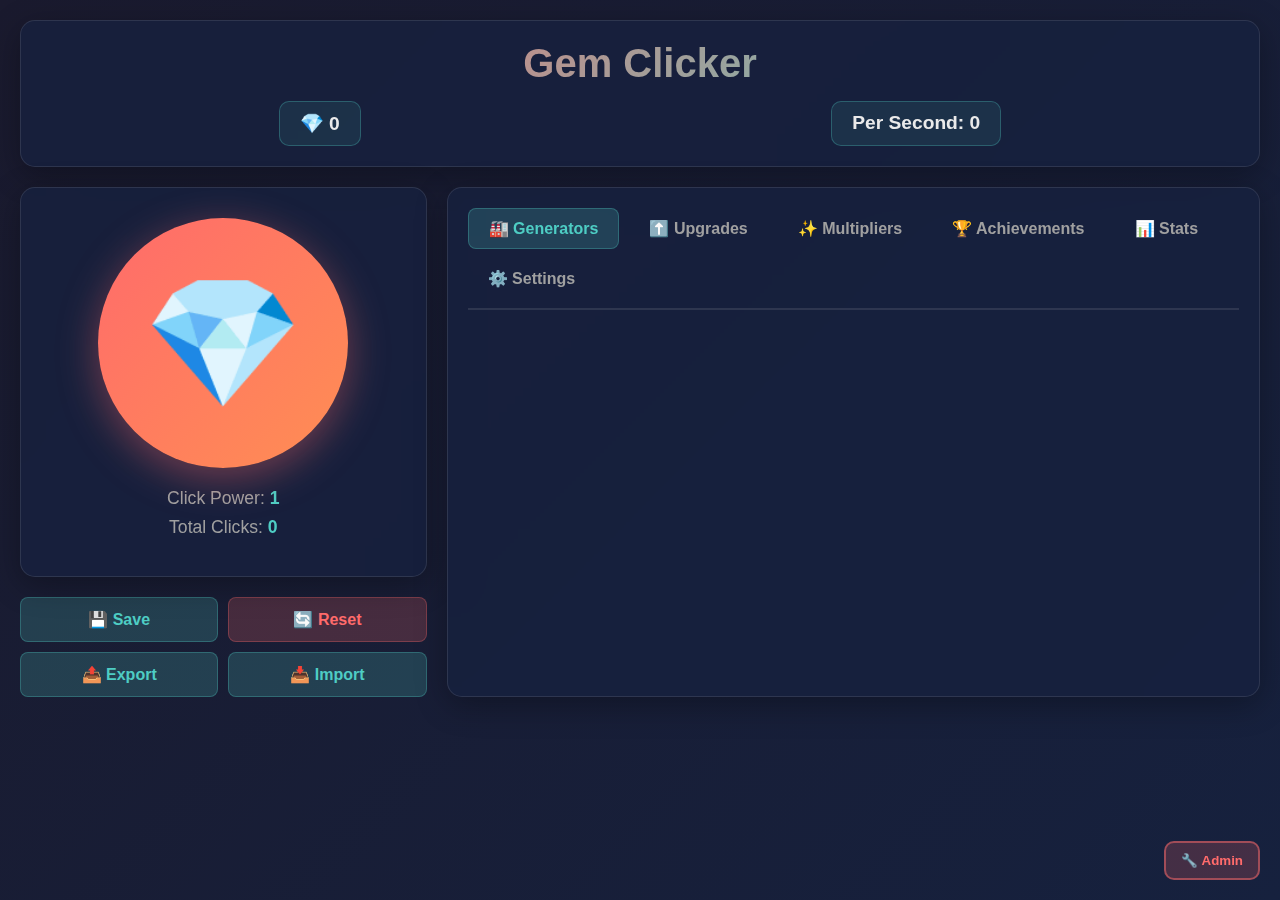
<file: index.html>
<!DOCTYPE html>
<html lang="en">
<head>
    <meta charset="UTF-8">
    <meta name="viewport" content="width=device-width, initial-scale=1.0">
    <title>Cookie Empire - Idle Clicker Game</title>
    <link rel="stylesheet" href="styles.css">
</head>
<body>
    <div class="container">
        <!-- Header -->
        <header class="header">
            <h1 id="game-title">Cookie Empire</h1>
            <div class="header-stats">
                <div class="stat-item">
                    <span id="currency-icon">🍪</span>
                    <span id="currency-amount">0</span>
                </div>
                <div class="stat-item">
                    <span>Per Second: </span>
                    <span id="per-second">0</span>
                </div>
                <div class="stat-item prestige-stat" id="prestige-stat" style="display: none;">
                    <span id="prestige-icon">⭐</span>
                    <span id="prestige-amount">0</span>
                    <span class="bonus-text">(+<span id="prestige-bonus">0</span>%)</span>
                </div>
            </div>
        </header>

        <!-- Main Game Area -->
        <div class="game-container">
            <!-- Left Panel - Click Area -->
            <div class="left-panel">
                <div class="click-section">
                    <button id="main-clicker" class="main-clicker">
                        <span id="clicker-icon">🍪</span>
                    </button>
                    <div class="click-stats">
                        <p>Click Power: <span id="click-power">1</span></p>
                        <p>Total Clicks: <span id="total-clicks">0</span></p>
                    </div>
                </div>

                <!-- Prestige Button -->
                <div class="prestige-section" id="prestige-section" style="display: none;">
                    <button id="prestige-button" class="prestige-button" disabled>
                        <span>Prestige</span>
                        <span class="prestige-info">Reset for <span id="prestige-gain">0</span> <span id="prestige-currency-name">⭐</span></span>
                    </button>
                    <p class="prestige-description">Reset all progress for permanent bonuses!</p>
                </div>

                <!-- Game Controls -->
                <div class="controls">
                    <button id="save-button" class="control-btn">💾 Save</button>
                    <button id="reset-button" class="control-btn danger">🔄 Reset</button>
                    <button id="export-button" class="control-btn">📤 Export</button>
                    <button id="import-button" class="control-btn">📥 Import</button>
                </div>
            </div>

            <!-- Right Panel - Upgrades -->
            <div class="right-panel">
                <div class="tabs">
                    <button class="tab-button active" data-tab="generators">🏭 Generators</button>
                    <button class="tab-button" data-tab="upgrades">⬆️ Upgrades</button>
                    <button class="tab-button" data-tab="multipliers">✨ Multipliers</button>
                    <button class="tab-button" data-tab="achievements">🏆 Achievements</button>
                    <button class="tab-button" data-tab="stats">📊 Stats</button>
                    <button class="tab-button" data-tab="settings">⚙️ Settings</button>
                </div>

                <!-- Tab Contents -->
                <div class="tab-content active" id="generators-tab">
                    <div id="generators-container" class="upgrades-container">
                        <!-- Generators will be dynamically added here -->
                    </div>
                </div>

                <div class="tab-content" id="upgrades-tab">
                    <div id="upgrades-container" class="upgrades-container">
                        <!-- Click upgrades will be dynamically added here -->
                    </div>
                </div>

                <div class="tab-content" id="multipliers-tab">
                    <div id="multipliers-container" class="upgrades-container">
                        <!-- Multiplier upgrades will be dynamically added here -->
                    </div>
                </div>

                <div class="tab-content" id="achievements-tab">
                    <div id="achievements-container" class="achievements-container">
                        <!-- Achievements will be dynamically added here -->
                    </div>
                </div>

                <div class="tab-content" id="stats-tab">
                    <div class="stats-container">
                        <h3>Game Statistics</h3>
                        <div class="stat-row">
                            <span>Total Earned:</span>
                            <span id="stat-total-earned">0</span>
                        </div>
                        <div class="stat-row">
                            <span>Total Clicks:</span>
                            <span id="stat-total-clicks">0</span>
                        </div>
                        <div class="stat-row">
                            <span>Total From Clicking:</span>
                            <span id="stat-click-earned">0</span>
                        </div>
                        <div class="stat-row">
                            <span>Total From Generators:</span>
                            <span id="stat-generator-earned">0</span>
                        </div>
                        <div class="stat-row">
                            <span>Gems Per Hour:</span>
                            <span id="stat-per-hour">0</span>
                        </div>
                        <div class="stat-row">
                            <span>Average Clicks/Second:</span>
                            <span id="stat-avg-clicks">0</span>
                        </div>
                        <div class="stat-row">
                            <span>Prestige Count:</span>
                            <span id="stat-prestige-count">0</span>
                        </div>
                        <div class="stat-row">
                            <span>Play Time:</span>
                            <span id="stat-play-time">0s</span>
                        </div>
                    </div>
                </div>

                <div class="tab-content" id="settings-tab">
                    <div class="settings-container">
                        <h3>⚙️ Game Settings</h3>
                        
                        <div class="settings-section">
                            <h4>🔊 Sound</h4>
                            <div class="setting-item">
                                <label for="sound-toggle">Sound Effects:</label>
                                <label class="toggle-switch">
                                    <input type="checkbox" id="sound-toggle" checked>
                                    <span class="toggle-slider"></span>
                                </label>
                            </div>
                            <div class="setting-item">
                                <label for="volume-slider">Volume:</label>
                                <input type="range" id="volume-slider" min="0" max="100" value="50">
                                <span id="volume-display">50%</span>
                            </div>
                        </div>

                        <div class="settings-section">
                            <h4>🎨 Theme</h4>
                            <div class="setting-item">
                                <label>Color Theme:</label>
                                <div class="theme-buttons">
                                    <button class="theme-btn active" data-theme="dark">🌙 Dark</button>
                                    <button class="theme-btn" data-theme="light">☀️ Light</button>
                                </div>
                            </div>
                        </div>

                        <div class="settings-section">
                            <h4>⌨️ Keyboard Shortcuts</h4>
                            <div class="shortcuts-list">
                                <div class="shortcut-item"><kbd>Space</kbd> - Click the gem</div>
                                <div class="shortcut-item"><kbd>1</kbd> - Generators tab</div>
                                <div class="shortcut-item"><kbd>2</kbd> - Upgrades tab</div>
                                <div class="shortcut-item"><kbd>3</kbd> - Multipliers tab</div>
                                <div class="shortcut-item"><kbd>4</kbd> - Achievements tab</div>
                                <div class="shortcut-item"><kbd>5</kbd> - Stats tab</div>
                                <div class="shortcut-item"><kbd>6</kbd> - Settings tab</div>
                            </div>
                        </div>
                    </div>
                </div>
            </div>
        </div>
    </div>

    <!-- Floating numbers container -->
    <div id="floating-numbers"></div>

    <!-- Import Modal -->
    <div id="import-modal" class="modal">
        <div class="modal-content">
            <h2>Import Save</h2>
            <textarea id="import-textarea" placeholder="Paste your save data here..."></textarea>
            <div class="modal-buttons">
                <button id="import-confirm" class="control-btn">Import</button>
                <button id="import-cancel" class="control-btn">Cancel</button>
            </div>
        </div>
    </div>

    <!-- Admin Panel Toggle -->
    <button id="admin-toggle" class="admin-toggle">🔧 Admin</button>

    <!-- Admin Panel -->
    <div id="admin-panel" class="admin-panel hidden">
        <h3>🔧 Admin Panel</h3>
        
        <div class="admin-section">
            <h4>💎 Gems</h4>
            <div class="admin-current">Current: <span id="admin-current-gems">0</span></div>
            <div class="admin-quick-buttons">
                <button class="admin-quick-btn" data-amount="100">+100</button>
                <button class="admin-quick-btn" data-amount="1000">+1K</button>
                <button class="admin-quick-btn" data-amount="10000">+10K</button>
                <button class="admin-quick-btn" data-amount="100000">+100K</button>
                <button class="admin-quick-btn" data-amount="1000000">+1M</button>
            </div>
            <div class="admin-input-row">
                <input type="number" id="admin-gems-input" placeholder="Custom amount" value="1000">
                <button class="admin-btn" id="admin-add-gems">Add</button>
            </div>
        </div>

        <div class="admin-section">
            <h4>🏗️ Generators</h4>
            <select id="admin-generator-select"></select>
            <div class="admin-current">Current Level: <span id="admin-current-generator-level">0</span></div>
            <div class="admin-input-row">
                <input type="number" id="admin-generator-level" placeholder="Level" value="10" min="0">
                <button class="admin-btn" id="admin-set-generator">Set Level</button>
            </div>
        </div>

        <div class="admin-section">
            <h4>⬆️ Click Upgrades</h4>
            <select id="admin-upgrade-select"></select>
            <div class="admin-current">Current Level: <span id="admin-current-upgrade-level">0</span></div>
            <div class="admin-input-row">
                <input type="number" id="admin-upgrade-level" placeholder="Level" value="10" min="0">
                <button class="admin-btn" id="admin-set-upgrade">Set Level</button>
            </div>
        </div>

        <button class="admin-btn close full-width" id="admin-close">Close Panel</button>
    </div>

    <script src="game.js"></script>
</body>
</html>
</file>
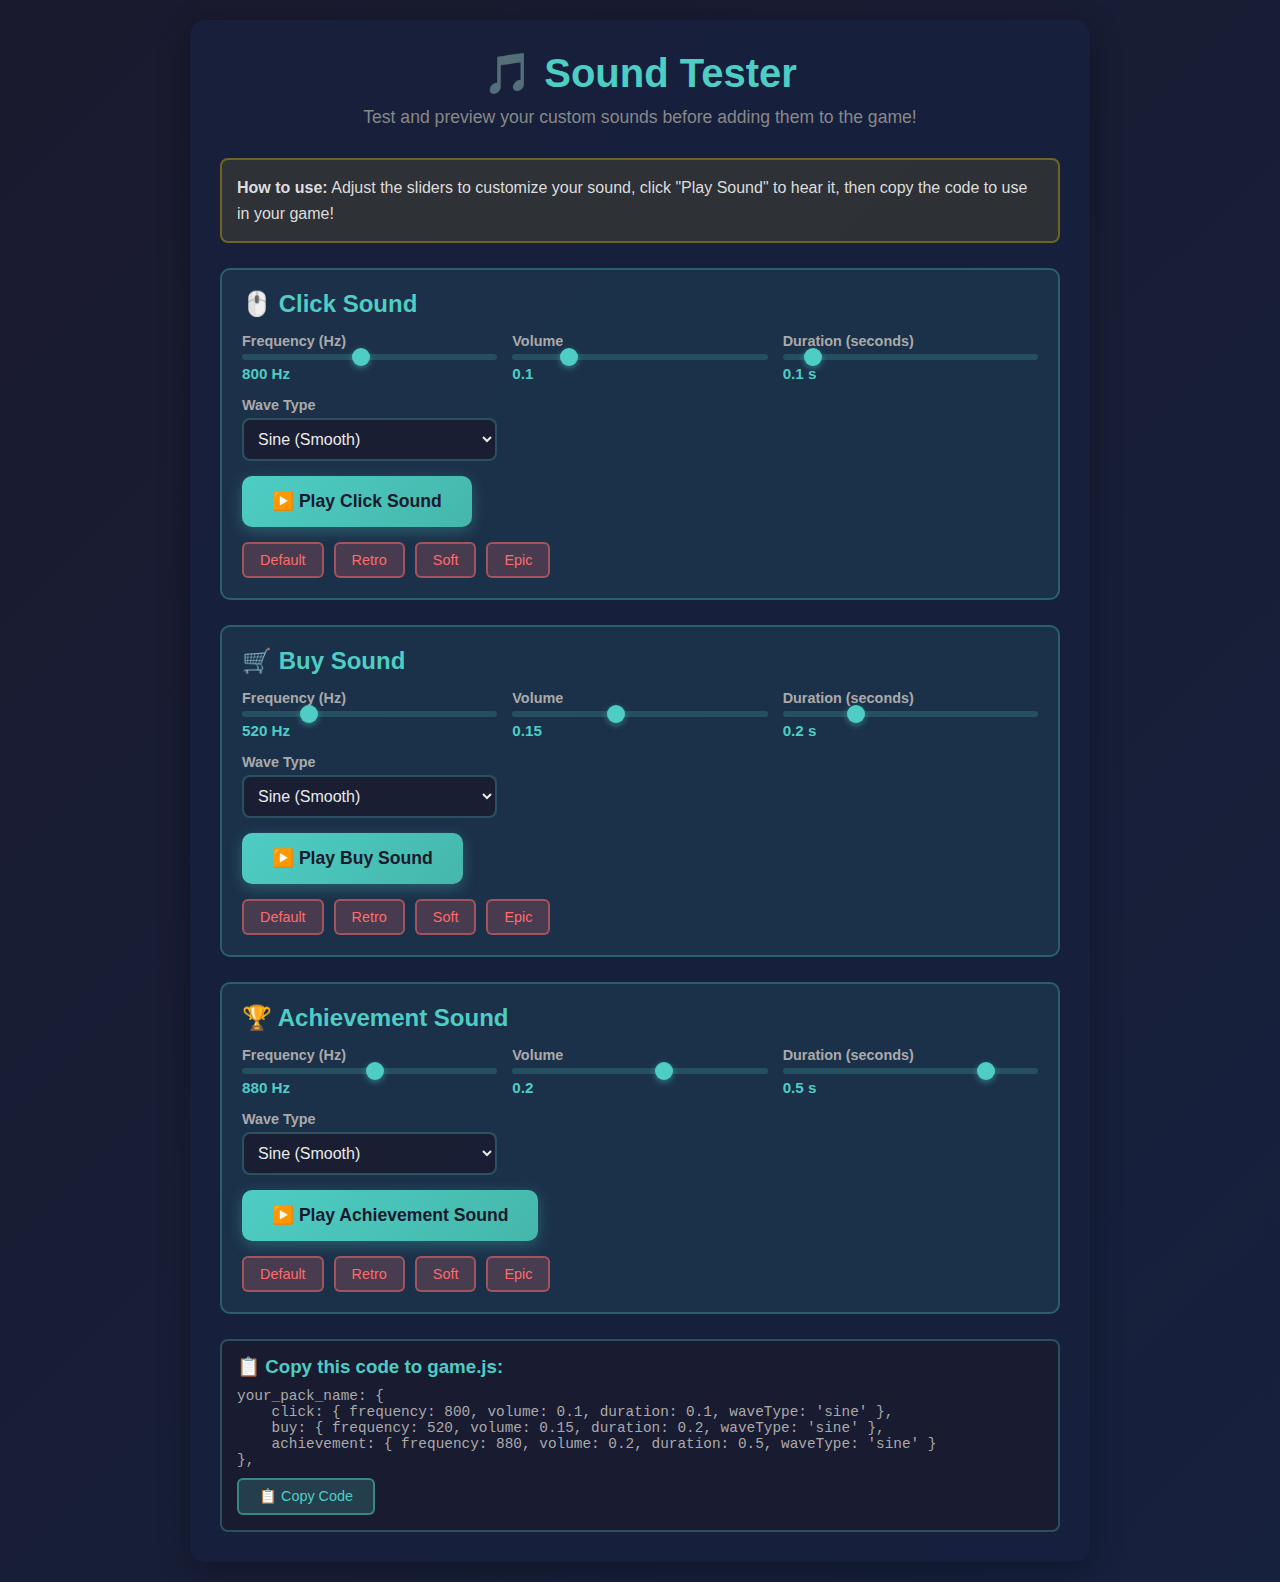
<file: sound-tester.html>
<!DOCTYPE html>
<html lang="en">
<head>
    <meta charset="UTF-8">
    <meta name="viewport" content="width=device-width, initial-scale=1.0">
    <title>🎵 Sound Tester - Gem Clicker</title>
    <style>
        * {
            margin: 0;
            padding: 0;
            box-sizing: border-box;
        }

        body {
            font-family: 'Segoe UI', Tahoma, Geneva, Verdana, sans-serif;
            background: linear-gradient(135deg, #1a1a2e 0%, #16213e 100%);
            color: #eaeaea;
            padding: 20px;
            min-height: 100vh;
        }

        .container {
            max-width: 900px;
            margin: 0 auto;
            background: rgba(22, 33, 62, 0.8);
            padding: 30px;
            border-radius: 15px;
            box-shadow: 0 8px 32px rgba(0, 0, 0, 0.3);
        }

        h1 {
            text-align: center;
            color: #4ecdc4;
            margin-bottom: 10px;
            font-size: 2.5em;
        }

        .subtitle {
            text-align: center;
            color: #888;
            margin-bottom: 30px;
            font-size: 1.1em;
        }

        .sound-type {
            background: rgba(78, 205, 196, 0.1);
            padding: 20px;
            border-radius: 10px;
            margin-bottom: 25px;
            border: 2px solid rgba(78, 205, 196, 0.3);
        }

        .sound-type h2 {
            color: #4ecdc4;
            margin-bottom: 15px;
            font-size: 1.5em;
        }

        .controls {
            display: grid;
            grid-template-columns: repeat(auto-fit, minmax(200px, 1fr));
            gap: 15px;
            margin-bottom: 15px;
        }

        .control {
            display: flex;
            flex-direction: column;
        }

        label {
            color: #aaa;
            margin-bottom: 5px;
            font-size: 0.9em;
            font-weight: 600;
        }

        input[type="range"] {
            width: 100%;
            height: 6px;
            background: rgba(78, 205, 196, 0.2);
            border-radius: 5px;
            outline: none;
            -webkit-appearance: none;
        }

        input[type="range"]::-webkit-slider-thumb {
            -webkit-appearance: none;
            appearance: none;
            width: 18px;
            height: 18px;
            background: #4ecdc4;
            cursor: pointer;
            border-radius: 50%;
            box-shadow: 0 2px 6px rgba(78, 205, 196, 0.5);
        }

        input[type="range"]::-moz-range-thumb {
            width: 18px;
            height: 18px;
            background: #4ecdc4;
            cursor: pointer;
            border-radius: 50%;
            box-shadow: 0 2px 6px rgba(78, 205, 196, 0.5);
            border: none;
        }

        select {
            padding: 10px;
            background: rgba(26, 26, 46, 0.8);
            color: #eaeaea;
            border: 2px solid rgba(78, 205, 196, 0.3);
            border-radius: 8px;
            font-size: 1em;
            cursor: pointer;
        }

        .value-display {
            color: #4ecdc4;
            font-weight: bold;
            margin-top: 5px;
            font-size: 0.95em;
        }

        .play-btn {
            background: linear-gradient(135deg, #4ecdc4, #45b7aa);
            color: #1a1a2e;
            border: none;
            padding: 15px 30px;
            border-radius: 10px;
            font-size: 1.1em;
            font-weight: bold;
            cursor: pointer;
            transition: all 0.3s ease;
            box-shadow: 0 4px 15px rgba(78, 205, 196, 0.3);
        }

        .play-btn:hover {
            transform: translateY(-2px);
            box-shadow: 0 6px 20px rgba(78, 205, 196, 0.5);
        }

        .play-btn:active {
            transform: translateY(0);
        }

        .code-output {
            background: rgba(26, 26, 46, 0.8);
            padding: 15px;
            border-radius: 8px;
            margin-top: 20px;
            border: 2px solid rgba(78, 205, 196, 0.3);
        }

        .code-output h3 {
            color: #4ecdc4;
            margin-bottom: 10px;
        }

        .code-output pre {
            color: #aaa;
            font-family: 'Courier New', monospace;
            font-size: 0.9em;
            overflow-x: auto;
            white-space: pre-wrap;
            word-wrap: break-word;
        }

        .copy-btn {
            background: rgba(78, 205, 196, 0.2);
            color: #4ecdc4;
            border: 2px solid rgba(78, 205, 196, 0.5);
            padding: 8px 20px;
            border-radius: 6px;
            cursor: pointer;
            margin-top: 10px;
            font-size: 0.9em;
            transition: all 0.3s ease;
        }

        .copy-btn:hover {
            background: rgba(78, 205, 196, 0.3);
        }

        .presets {
            display: flex;
            gap: 10px;
            flex-wrap: wrap;
            margin-top: 15px;
        }

        .preset-btn {
            background: rgba(255, 107, 107, 0.2);
            border: 2px solid rgba(255, 107, 107, 0.5);
            color: #ff6b6b;
            padding: 8px 16px;
            border-radius: 6px;
            cursor: pointer;
            font-size: 0.9em;
            transition: all 0.3s ease;
        }

        .preset-btn:hover {
            background: rgba(255, 107, 107, 0.3);
        }

        .info-box {
            background: rgba(255, 215, 0, 0.1);
            border: 2px solid rgba(255, 215, 0, 0.3);
            padding: 15px;
            border-radius: 8px;
            margin-bottom: 25px;
        }

        .info-box p {
            color: #ddd;
            line-height: 1.6;
        }
    </style>
</head>
<body>
    <div class="container">
        <h1>🎵 Sound Tester</h1>
        <p class="subtitle">Test and preview your custom sounds before adding them to the game!</p>

        <div class="info-box">
            <p><strong>How to use:</strong> Adjust the sliders to customize your sound, click "Play Sound" to hear it, then copy the code to use in your game!</p>
        </div>

        <!-- Click Sound -->
        <div class="sound-type">
            <h2>🖱️ Click Sound</h2>
            <div class="controls">
                <div class="control">
                    <label>Frequency (Hz)</label>
                    <input type="range" id="click-freq" min="200" max="1500" value="800" step="10">
                    <div class="value-display"><span id="click-freq-val">800</span> Hz</div>
                </div>
                <div class="control">
                    <label>Volume</label>
                    <input type="range" id="click-vol" min="0.05" max="0.30" value="0.10" step="0.01">
                    <div class="value-display"><span id="click-vol-val">0.10</span></div>
                </div>
                <div class="control">
                    <label>Duration (seconds)</label>
                    <input type="range" id="click-dur" min="0.05" max="0.60" value="0.10" step="0.01">
                    <div class="value-display"><span id="click-dur-val">0.10</span> s</div>
                </div>
                <div class="control">
                    <label>Wave Type</label>
                    <select id="click-wave">
                        <option value="sine">Sine (Smooth)</option>
                        <option value="square">Square (8-bit)</option>
                        <option value="triangle">Triangle (Soft)</option>
                        <option value="sawtooth">Sawtooth (Harsh)</option>
                    </select>
                </div>
            </div>
            <button class="play-btn" onclick="playSound('click')">▶️ Play Click Sound</button>
            <div class="presets">
                <button class="preset-btn" onclick="loadPreset('click', 'default')">Default</button>
                <button class="preset-btn" onclick="loadPreset('click', 'retro')">Retro</button>
                <button class="preset-btn" onclick="loadPreset('click', 'soft')">Soft</button>
                <button class="preset-btn" onclick="loadPreset('click', 'epic')">Epic</button>
            </div>
        </div>

        <!-- Buy Sound -->
        <div class="sound-type">
            <h2>🛒 Buy Sound</h2>
            <div class="controls">
                <div class="control">
                    <label>Frequency (Hz)</label>
                    <input type="range" id="buy-freq" min="200" max="1500" value="523" step="10">
                    <div class="value-display"><span id="buy-freq-val">523</span> Hz</div>
                </div>
                <div class="control">
                    <label>Volume</label>
                    <input type="range" id="buy-vol" min="0.05" max="0.30" value="0.15" step="0.01">
                    <div class="value-display"><span id="buy-vol-val">0.15</span></div>
                </div>
                <div class="control">
                    <label>Duration (seconds)</label>
                    <input type="range" id="buy-dur" min="0.05" max="0.60" value="0.20" step="0.01">
                    <div class="value-display"><span id="buy-dur-val">0.20</span> s</div>
                </div>
                <div class="control">
                    <label>Wave Type</label>
                    <select id="buy-wave">
                        <option value="sine" selected>Sine (Smooth)</option>
                        <option value="square">Square (8-bit)</option>
                        <option value="triangle">Triangle (Soft)</option>
                        <option value="sawtooth">Sawtooth (Harsh)</option>
                    </select>
                </div>
            </div>
            <button class="play-btn" onclick="playSound('buy')">▶️ Play Buy Sound</button>
            <div class="presets">
                <button class="preset-btn" onclick="loadPreset('buy', 'default')">Default</button>
                <button class="preset-btn" onclick="loadPreset('buy', 'retro')">Retro</button>
                <button class="preset-btn" onclick="loadPreset('buy', 'soft')">Soft</button>
                <button class="preset-btn" onclick="loadPreset('buy', 'epic')">Epic</button>
            </div>
        </div>

        <!-- Achievement Sound -->
        <div class="sound-type">
            <h2>🏆 Achievement Sound</h2>
            <div class="controls">
                <div class="control">
                    <label>Frequency (Hz)</label>
                    <input type="range" id="achievement-freq" min="200" max="1500" value="880" step="10">
                    <div class="value-display"><span id="achievement-freq-val">880</span> Hz</div>
                </div>
                <div class="control">
                    <label>Volume</label>
                    <input type="range" id="achievement-vol" min="0.05" max="0.30" value="0.20" step="0.01">
                    <div class="value-display"><span id="achievement-vol-val">0.20</span></div>
                </div>
                <div class="control">
                    <label>Duration (seconds)</label>
                    <input type="range" id="achievement-dur" min="0.05" max="0.60" value="0.50" step="0.01">
                    <div class="value-display"><span id="achievement-dur-val">0.50</span> s</div>
                </div>
                <div class="control">
                    <label>Wave Type</label>
                    <select id="achievement-wave">
                        <option value="sine" selected>Sine (Smooth)</option>
                        <option value="square">Square (8-bit)</option>
                        <option value="triangle">Triangle (Soft)</option>
                        <option value="sawtooth">Sawtooth (Harsh)</option>
                    </select>
                </div>
            </div>
            <button class="play-btn" onclick="playSound('achievement')">▶️ Play Achievement Sound</button>
            <div class="presets">
                <button class="preset-btn" onclick="loadPreset('achievement', 'default')">Default</button>
                <button class="preset-btn" onclick="loadPreset('achievement', 'retro')">Retro</button>
                <button class="preset-btn" onclick="loadPreset('achievement', 'soft')">Soft</button>
                <button class="preset-btn" onclick="loadPreset('achievement', 'epic')">Epic</button>
            </div>
        </div>

        <!-- Code Output -->
        <div class="code-output">
            <h3>📋 Copy this code to game.js:</h3>
            <pre id="code-output"></pre>
            <button class="copy-btn" onclick="copyCode()">📋 Copy Code</button>
        </div>
    </div>

    <script>
        let audioContext;
        
        // Initialize audio context on first user interaction
        document.addEventListener('click', function initAudio() {
            if (!audioContext) {
                audioContext = new (window.AudioContext || window.webkitAudioContext)();
                console.log('Audio context initialized');
            }
        }, { once: true });

        // Presets
        const presets = {
            click: {
                default: { frequency: 800, volume: 0.10, duration: 0.10, waveType: 'sine' },
                retro: { frequency: 1000, volume: 0.12, duration: 0.05, waveType: 'square' },
                soft: { frequency: 600, volume: 0.08, duration: 0.15, waveType: 'triangle' },
                epic: { frequency: 900, volume: 0.15, duration: 0.12, waveType: 'sawtooth' }
            },
            buy: {
                default: { frequency: 523, volume: 0.15, duration: 0.20, waveType: 'sine' },
                retro: { frequency: 600, volume: 0.18, duration: 0.15, waveType: 'square' },
                soft: { frequency: 400, volume: 0.12, duration: 0.25, waveType: 'triangle' },
                epic: { frequency: 650, volume: 0.20, duration: 0.25, waveType: 'sawtooth' }
            },
            achievement: {
                default: { frequency: 880, volume: 0.20, duration: 0.50, waveType: 'sine' },
                retro: { frequency: 1200, volume: 0.25, duration: 0.30, waveType: 'square' },
                soft: { frequency: 700, volume: 0.15, duration: 0.60, waveType: 'triangle' },
                epic: { frequency: 1000, volume: 0.30, duration: 0.40, waveType: 'sawtooth' }
            }
        };

        // Update value displays
        function updateDisplays() {
            ['click', 'buy', 'achievement'].forEach(type => {
                document.getElementById(`${type}-freq-val`).textContent = document.getElementById(`${type}-freq`).value;
                document.getElementById(`${type}-vol-val`).textContent = document.getElementById(`${type}-vol`).value;
                document.getElementById(`${type}-dur-val`).textContent = document.getElementById(`${type}-dur`).value;
            });
            updateCode();
        }

        // Add event listeners
        ['click', 'buy', 'achievement'].forEach(type => {
            document.getElementById(`${type}-freq`).addEventListener('input', updateDisplays);
            document.getElementById(`${type}-vol`).addEventListener('input', updateDisplays);
            document.getElementById(`${type}-dur`).addEventListener('input', updateDisplays);
            document.getElementById(`${type}-wave`).addEventListener('change', updateDisplays);
        });

        // Play sound
        function playSound(type) {
            if (!audioContext) {
                audioContext = new (window.AudioContext || window.webkitAudioContext)();
            }

            const frequency = parseFloat(document.getElementById(`${type}-freq`).value);
            const volume = parseFloat(document.getElementById(`${type}-vol`).value);
            const duration = parseFloat(document.getElementById(`${type}-dur`).value);
            const waveType = document.getElementById(`${type}-wave`).value;

            const oscillator = audioContext.createOscillator();
            const gainNode = audioContext.createGain();

            oscillator.connect(gainNode);
            gainNode.connect(audioContext.destination);

            oscillator.type = waveType;
            oscillator.frequency.value = frequency;
            gainNode.gain.setValueAtTime(volume, audioContext.currentTime);
            gainNode.gain.exponentialRampToValueAtTime(0.01, audioContext.currentTime + duration);
            
            oscillator.start(audioContext.currentTime);
            oscillator.stop(audioContext.currentTime + duration);
        }

        // Load preset
        function loadPreset(type, preset) {
            const params = presets[type][preset];
            document.getElementById(`${type}-freq`).value = params.frequency;
            document.getElementById(`${type}-vol`).value = params.volume;
            document.getElementById(`${type}-dur`).value = params.duration;
            document.getElementById(`${type}-wave`).value = params.waveType;
            updateDisplays();
        }

        // Update code output
        function updateCode() {
            const packName = "your_pack_name";
            const code = `${packName}: {
    click: { frequency: ${document.getElementById('click-freq').value}, volume: ${document.getElementById('click-vol').value}, duration: ${document.getElementById('click-dur').value}, waveType: '${document.getElementById('click-wave').value}' },
    buy: { frequency: ${document.getElementById('buy-freq').value}, volume: ${document.getElementById('buy-vol').value}, duration: ${document.getElementById('buy-dur').value}, waveType: '${document.getElementById('buy-wave').value}' },
    achievement: { frequency: ${document.getElementById('achievement-freq').value}, volume: ${document.getElementById('achievement-vol').value}, duration: ${document.getElementById('achievement-dur').value}, waveType: '${document.getElementById('achievement-wave').value}' }
},`;
            document.getElementById('code-output').textContent = code;
        }

        // Copy code
        function copyCode() {
            const code = document.getElementById('code-output').textContent;
            navigator.clipboard.writeText(code).then(() => {
                const btn = event.target;
                btn.textContent = '✅ Copied!';
                setTimeout(() => {
                    btn.textContent = '📋 Copy Code';
                }, 2000);
            });
        }

        // Initialize
        updateDisplays();
    </script>
</body>
</html>
</file>
<file: styles.css>
* {
    margin: 0;
    padding: 0;
    box-sizing: border-box;
}

body {
    font-family: 'Segoe UI', Tahoma, Geneva, Verdana, sans-serif;
    background: linear-gradient(135deg, #1a1a2e 0%, #16213e 100%);
    color: #eaeaea;
    min-height: 100vh;
    overflow-x: hidden;
}

.container {
    max-width: 1400px;
    margin: 0 auto;
    padding: 20px;
}

/* Header */
.header {
    background: rgba(22, 33, 62, 0.8);
    backdrop-filter: blur(10px);
    border-radius: 15px;
    padding: 20px 30px;
    margin-bottom: 20px;
    box-shadow: 0 8px 32px rgba(0, 0, 0, 0.3);
    border: 1px solid rgba(255, 255, 255, 0.1);
}

.header h1 {
    font-size: 2.5em;
    margin-bottom: 15px;
    background: linear-gradient(135deg, #ff6b6b, #4ecdc4);
    -webkit-background-clip: text;
    -webkit-text-fill-color: transparent;
    background-clip: text;
    text-align: center;
}

.header-stats {
    display: flex;
    justify-content: space-around;
    flex-wrap: wrap;
    gap: 15px;
}

.stat-item {
    background: rgba(78, 205, 196, 0.1);
    padding: 10px 20px;
    border-radius: 10px;
    font-size: 1.2em;
    font-weight: bold;
    border: 1px solid rgba(78, 205, 196, 0.3);
    transition: all 0.3s ease;
}

.stat-item:hover {
    transform: translateY(-2px);
    box-shadow: 0 4px 12px rgba(78, 205, 196, 0.2);
}

.prestige-stat {
    background: rgba(255, 215, 0, 0.1);
    border-color: rgba(255, 215, 0, 0.3);
}

.rebirth-stat {
    background: rgba(155, 89, 182, 0.1);
    border-color: rgba(155, 89, 182, 0.3);
}

.bonus-text {
    color: #ffd43b;
    font-size: 0.9em;
    margin-left: 5px;
}

/* Game Container */
.game-container {
    display: grid;
    grid-template-columns: 1fr 2fr;
    gap: 20px;
}

@media (max-width: 968px) {
    .game-container {
        grid-template-columns: 1fr;
    }
}

/* Left Panel */
.left-panel {
    display: flex;
    flex-direction: column;
    gap: 20px;
}

.click-section {
    background: rgba(22, 33, 62, 0.8);
    backdrop-filter: blur(10px);
    border-radius: 15px;
    padding: 30px;
    text-align: center;
    box-shadow: 0 8px 32px rgba(0, 0, 0, 0.3);
    border: 1px solid rgba(255, 255, 255, 0.1);
}

.main-clicker {
    width: 250px;
    height: 250px;
    border-radius: 50%;
    border: none;
    background: linear-gradient(135deg, #ff6b6b, #ff8e53);
    font-size: 8em;
    cursor: pointer;
    transition: all 0.2s cubic-bezier(0.68, -0.55, 0.265, 1.55);
    box-shadow: 0 10px 40px rgba(255, 107, 107, 0.4);
    position: relative;
    overflow: hidden;
    animation: idle-pulse 3s ease-in-out infinite;
}

.main-clicker:hover {
    transform: scale(1.08);
    box-shadow: 0 15px 50px rgba(255, 107, 107, 0.6);
    animation: none;
}

.main-clicker:active {
    transform: scale(0.92);
}

.main-clicker.clicked {
    animation: clickBounce 0.4s cubic-bezier(0.68, -0.55, 0.265, 1.55);
}

@keyframes idle-pulse {
    0%, 100% { 
        transform: scale(1);
        box-shadow: 0 10px 40px rgba(255, 107, 107, 0.4);
    }
    50% { 
        transform: scale(1.02);
        box-shadow: 0 12px 45px rgba(255, 107, 107, 0.5);
    }
}

@keyframes clickBounce {
    0% { transform: scale(1); }
    30% { transform: scale(0.9); }
    50% { transform: scale(1.1); }
    70% { transform: scale(0.98); }
    100% { transform: scale(1); }
}

.click-stats {
    margin-top: 20px;
    font-size: 1.1em;
}

.click-stats p {
    margin: 8px 0;
    color: #a0a0a0;
}

.click-stats span {
    color: #4ecdc4;
    font-weight: bold;
}

/* Prestige Section */
.prestige-section {
    background: rgba(255, 215, 0, 0.1);
    backdrop-filter: blur(10px);
    border-radius: 15px;
    padding: 20px;
    text-align: center;
    border: 2px solid rgba(255, 215, 0, 0.3);
}

.prestige-button {
    width: 100%;
    padding: 15px;
    font-size: 1.3em;
    font-weight: bold;
    border: none;
    border-radius: 10px;
    background: linear-gradient(135deg, #ffd43b, #ff922b);
    color: #1a1a2e;
    cursor: pointer;
    transition: all 0.3s ease;
    box-shadow: 0 5px 20px rgba(255, 215, 0, 0.3);
    display: flex;
    flex-direction: column;
    align-items: center;
    gap: 5px;
}

.prestige-button:hover:not(:disabled) {
    transform: translateY(-2px);
    box-shadow: 0 8px 30px rgba(255, 215, 0, 0.5);
}

.prestige-button:disabled {
    opacity: 0.5;
    cursor: not-allowed;
}

.prestige-info {
    font-size: 0.7em;
    font-weight: normal;
}

.prestige-description {
    margin-top: 10px;
    font-size: 0.9em;
    color: #ffd43b;
}

.prestige-bonus-text {
    margin-top: 5px;
    color: #4ecdc4;
    font-size: 0.85em;
    font-weight: bold;
}

.section-header {
    color: #4ecdc4;
    font-size: 1.4em;
    margin: 20px 0 15px 0;
    padding: 10px;
    text-align: center;
    background: rgba(78, 205, 196, 0.1);
    border-radius: 10px;
    border: 1px solid rgba(78, 205, 196, 0.3);
}

.milestone-item {
    border-left: 4px solid #f39c12;
}

.milestone-item.unlocked {
    border-left-color: #2ecc71;
}

/* Controls */
.controls {
    display: grid;
    grid-template-columns: 1fr 1fr;
    gap: 10px;
}

.control-btn {
    padding: 12px;
    font-size: 1em;
    border: none;
    border-radius: 8px;
    background: rgba(78, 205, 196, 0.2);
    color: #4ecdc4;
    cursor: pointer;
    transition: all 0.3s ease;
    border: 1px solid rgba(78, 205, 196, 0.3);
    font-weight: bold;
}

.control-btn:hover {
    background: rgba(78, 205, 196, 0.3);
    transform: translateY(-2px);
}

.control-btn.danger {
    background: rgba(255, 107, 107, 0.2);
    color: #ff6b6b;
    border-color: rgba(255, 107, 107, 0.3);
}

.control-btn.danger:hover {
    background: rgba(255, 107, 107, 0.3);
}

/* Right Panel */
.right-panel {
    background: rgba(22, 33, 62, 0.8);
    backdrop-filter: blur(10px);
    border-radius: 15px;
    padding: 20px;
    box-shadow: 0 8px 32px rgba(0, 0, 0, 0.3);
    border: 1px solid rgba(255, 255, 255, 0.1);
    max-height: calc(100vh - 240px);
    display: flex;
    flex-direction: column;
}

/* Tabs */
.tabs {
    display: flex;
    gap: 10px;
    margin-bottom: 20px;
    border-bottom: 2px solid rgba(255, 255, 255, 0.1);
    padding-bottom: 10px;
    flex-wrap: wrap;
}

.tab-button {
    padding: 10px 20px;
    font-size: 1em;
    border: none;
    background: transparent;
    color: #a0a0a0;
    cursor: pointer;
    transition: all 0.3s ease;
    border-radius: 8px;
    font-weight: bold;
}

.tab-button:hover {
    background: rgba(78, 205, 196, 0.1);
    color: #4ecdc4;
}

.tab-button.active {
    background: rgba(78, 205, 196, 0.2);
    color: #4ecdc4;
    border: 1px solid rgba(78, 205, 196, 0.3);
}

/* Tab Content */
.tab-content {
    display: none;
    overflow-y: auto;
    flex: 1;
}

.tab-content.active {
    display: block;
}

/* Upgrades Container */
.upgrades-container {
    display: flex;
    flex-direction: column;
    gap: 12px;
}

.upgrade-item {
    background: rgba(78, 205, 196, 0.05);
    border: 2px solid rgba(78, 205, 196, 0.2);
    border-radius: 12px;
    padding: 15px;
    display: flex;
    align-items: center;
    gap: 15px;
    cursor: pointer;
    transition: all 0.3s ease;
}

.upgrade-item:hover:not(.disabled) {
    background: rgba(78, 205, 196, 0.2);
    border-color: rgba(78, 205, 196, 0.8);
    transform: translateX(5px) scale(1.02);
    box-shadow: 0 4px 20px rgba(78, 205, 196, 0.3);
}

.upgrade-item:active:not(.disabled) {
    animation: purchaseBounce 0.3s ease-out;
}

@keyframes purchaseBounce {
    0% { transform: translateX(5px) scale(1.02); }
    50% { transform: translateX(5px) scale(0.95); }
    100% { transform: translateX(5px) scale(1.02); }
}

.upgrade-item:not(.disabled) {
    background: rgba(78, 205, 196, 0.15);
    border-color: rgba(78, 205, 196, 0.5);
}

.upgrade-item.disabled {
    opacity: 0.4;
    cursor: not-allowed;
    background: rgba(78, 205, 196, 0.02);
    border-color: rgba(78, 205, 196, 0.1);
}

.upgrade-icon {
    font-size: 3em;
    min-width: 60px;
    text-align: center;
}

.upgrade-info {
    flex: 1;
}

.upgrade-name {
    font-size: 1.2em;
    font-weight: bold;
    margin-bottom: 5px;
    color: #eaeaea;
}

.upgrade-description {
    font-size: 0.9em;
    color: #a0a0a0;
    margin-bottom: 5px;
}

.upgrade-stats {
    display: flex;
    gap: 15px;
    font-size: 0.9em;
}

.upgrade-level {
    color: #4ecdc4;
}

.upgrade-production {
    color: #51cf66;
}

.upgrade-cost {
    font-size: 1.1em;
    font-weight: bold;
    color: #ffd43b;
    min-width: 100px;
    text-align: right;
}

/* Achievements */
.achievements-container {
    display: grid;
    grid-template-columns: repeat(auto-fill, minmax(200px, 1fr));
    gap: 15px;
}

.achievement-item {
    background: rgba(78, 205, 196, 0.05);
    border: 2px solid rgba(78, 205, 196, 0.2);
    border-radius: 12px;
    padding: 15px;
    text-align: center;
    transition: all 0.3s ease;
}

.achievement-item.unlocked {
    background: rgba(81, 207, 102, 0.1);
    border-color: rgba(81, 207, 102, 0.4);
}

.achievement-item.locked {
    opacity: 0.4;
}

.achievement-icon {
    font-size: 3em;
    margin-bottom: 10px;
}

.achievement-name {
    font-weight: bold;
    margin-bottom: 5px;
    color: #eaeaea;
}

.achievement-description {
    font-size: 0.85em;
    color: #a0a0a0;
}

/* Stats */
.stats-container {
    background: rgba(78, 205, 196, 0.05);
    border-radius: 12px;
    padding: 20px;
}

.stats-container h3 {
    margin-bottom: 20px;
    color: #4ecdc4;
    font-size: 1.5em;
}

.stat-row {
    display: flex;
    justify-content: space-between;
    padding: 12px;
    margin-bottom: 8px;
    background: rgba(255, 255, 255, 0.03);
    border-radius: 8px;
    border: 1px solid rgba(255, 255, 255, 0.05);
}

.stat-row span:first-child {
    color: #a0a0a0;
}

.stat-row span:last-child {
    color: #4ecdc4;
    font-weight: bold;
}

/* Floating Numbers */
#floating-numbers {
    position: fixed;
    top: 0;
    left: 0;
    width: 100%;
    height: 100%;
    pointer-events: none;
    z-index: 9999;
}

.floating-number {
    position: absolute;
    font-size: 2em;
    font-weight: bold;
    color: #000000;
    text-shadow: 
        0 0 10px rgba(78, 205, 196, 1),
        0 0 20px rgba(78, 205, 196, 0.8),
        2px 2px 4px rgba(0, 0, 0, 0.8);
    animation: float-up 1s ease-out forwards;
    pointer-events: none;
}

@keyframes float-up {
    0% {
        opacity: 1;
        transform: translateY(0);
    }
    100% {
        opacity: 0;
        transform: translateY(-100px);
    }
}

/* Modal */
.modal {
    display: none;
    position: fixed;
    z-index: 10000;
    left: 0;
    top: 0;
    width: 100%;
    height: 100%;
    background-color: rgba(0, 0, 0, 0.7);
    backdrop-filter: blur(5px);
}

.modal.active {
    display: flex;
    justify-content: center;
    align-items: center;
}

.modal-content {
    background: #16213e;
    padding: 30px;
    border-radius: 15px;
    max-width: 500px;
    width: 90%;
    box-shadow: 0 10px 50px rgba(0, 0, 0, 0.5);
    border: 1px solid rgba(255, 255, 255, 0.1);
}

.modal-content h2 {
    margin-bottom: 20px;
    color: #4ecdc4;
}

.modal-content textarea {
    width: 100%;
    height: 150px;
    background: rgba(255, 255, 255, 0.05);
    border: 1px solid rgba(255, 255, 255, 0.1);
    border-radius: 8px;
    padding: 10px;
    color: #eaeaea;
    font-family: monospace;
    font-size: 0.9em;
    resize: vertical;
    margin-bottom: 15px;
}

.modal-buttons {
    display: flex;
    gap: 10px;
}

.modal-buttons .control-btn {
    flex: 1;
}

/* Scrollbar Styling */
::-webkit-scrollbar {
    width: 10px;
}

::-webkit-scrollbar-track {
    background: rgba(255, 255, 255, 0.05);
    border-radius: 5px;
}

::-webkit-scrollbar-thumb {
    background: rgba(78, 205, 196, 0.3);
    border-radius: 5px;
}

::-webkit-scrollbar-thumb:hover {
    background: rgba(78, 205, 196, 0.5);
}

/* Animations */
@keyframes fadeIn {
    from {
        opacity: 0;
        transform: translateY(20px);
    }
    to {
        opacity: 1;
        transform: translateY(0);
    }
}

.upgrade-item, .achievement-item {
    animation: fadeIn 0.3s ease;
}

/* Save Notification */
.save-notification {
    position: fixed;
    top: 20px;
    right: 20px;
    background: rgba(46, 204, 113, 0.95);
    color: white;
    padding: 15px 25px;
    border-radius: 10px;
    font-weight: bold;
    font-size: 1.1em;
    box-shadow: 0 4px 20px rgba(46, 204, 113, 0.4);
    z-index: 10000;
    animation: slideInRight 0.3s ease, fadeOut 0.3s ease 2.7s;
    pointer-events: none;
}

@keyframes slideInRight {
    from {
        transform: translateX(400px);
        opacity: 0;
    }
    to {
        transform: translateX(0);
        opacity: 1;
    }
}

@keyframes fadeOut {
    from {
        opacity: 1;
    }
    to {
        opacity: 0;
    }
}

/* Admin Panel */
.admin-panel {
    position: fixed;
    bottom: 20px;
    right: 20px;
    background: rgba(22, 33, 62, 0.98);
    border: 2px solid rgba(255, 107, 107, 0.5);
    border-radius: 15px;
    padding: 20px;
    width: 400px;
    max-height: 80vh;
    overflow-y: auto;
    z-index: 9999;
    box-shadow: 0 8px 32px rgba(0, 0, 0, 0.5);
    backdrop-filter: blur(10px);
}

.admin-panel.hidden {
    display: none;
}

.admin-panel h3 {
    color: #ff6b6b;
    margin-bottom: 20px;
    font-size: 1.4em;
    text-align: center;
    text-shadow: 0 0 10px rgba(255, 107, 107, 0.5);
}

.admin-panel h4 {
    color: #4ecdc4;
    margin-bottom: 10px;
    font-size: 1.1em;
}

.admin-section {
    background: rgba(78, 205, 196, 0.05);
    border: 1px solid rgba(78, 205, 196, 0.2);
    border-radius: 10px;
    padding: 15px;
    margin-bottom: 15px;
}

.admin-current {
    color: #ffd43b;
    font-size: 0.95em;
    margin-bottom: 10px;
    font-weight: bold;
}

.admin-current span {
    color: #4ecdc4;
}

/* Version Display */
.version-display {
    position: fixed;
    bottom: 20px;
    left: 20px;
    background: rgba(78, 205, 196, 0.15);
    border: 1px solid rgba(78, 205, 196, 0.3);
    color: #4ecdc4;
    padding: 8px 12px;
    border-radius: 8px;
    font-size: 0.85em;
    font-weight: 600;
    z-index: 9998;
    backdrop-filter: blur(5px);
    transition: all 0.3s ease;
    opacity: 0.7;
}

.version-display:hover {
    opacity: 1;
    background: rgba(78, 205, 196, 0.25);
    border-color: rgba(78, 205, 196, 0.5);
}

.admin-toggle {
    position: fixed;
    bottom: 20px;
    right: 20px;
    background: rgba(255, 107, 107, 0.2);
    border: 2px solid rgba(255, 107, 107, 0.5);
    color: #ff6b6b;
    padding: 10px 15px;
    border-radius: 10px;
    cursor: pointer;
    font-weight: bold;
    z-index: 9998;
    transition: all 0.3s ease;
}

.admin-toggle:hover {
    background: rgba(255, 107, 107, 0.3);
    border-color: rgba(255, 107, 107, 0.8);
    transform: scale(1.05);
}

.admin-toggle.hidden {
    display: none;
}

.admin-quick-buttons {
    display: flex;
    gap: 5px;
    margin-bottom: 10px;
    flex-wrap: wrap;
}

.admin-quick-btn {
    flex: 1;
    padding: 8px 10px;
    background: rgba(255, 215, 0, 0.2);
    border: 1px solid rgba(255, 215, 0, 0.4);
    border-radius: 6px;
    color: #ffd700;
    font-weight: bold;
    font-size: 0.85em;
    cursor: pointer;
    transition: all 0.2s ease;
}

.admin-quick-btn:hover {
    background: rgba(255, 215, 0, 0.3);
    border-color: rgba(255, 215, 0, 0.6);
    transform: scale(1.05);
}

.admin-input-row {
    display: flex;
    gap: 8px;
    align-items: center;
}

.admin-input-row input {
    flex: 1;
    padding: 10px;
    background: rgba(78, 205, 196, 0.1);
    border: 1px solid rgba(78, 205, 196, 0.3);
    border-radius: 8px;
    color: #eaeaea;
    font-size: 1em;
}

.admin-input-row input:focus {
    outline: none;
    border-color: rgba(78, 205, 196, 0.6);
    background: rgba(78, 205, 196, 0.15);
}

#admin-generator-select,
#admin-upgrade-select {
    width: 100%;
    padding: 10px;
    background: rgba(78, 205, 196, 0.1);
    border: 1px solid rgba(78, 205, 196, 0.3);
    border-radius: 8px;
    color: #eaeaea;
    font-size: 1em;
    margin-bottom: 10px;
    cursor: pointer;
}

#admin-generator-select option,
#admin-upgrade-select option {
    background: #16213e;
    color: #eaeaea;
}

#admin-generator-select:focus,
#admin-upgrade-select:focus {
    outline: none;
    border-color: rgba(78, 205, 196, 0.6);
    background: rgba(78, 205, 196, 0.15);
}

.admin-buttons {
    display: flex;
    gap: 10px;
    flex-wrap: wrap;
}

.admin-btn {
    flex: 1;
    padding: 10px 15px;
    background: rgba(78, 205, 196, 0.2);
    border: 1px solid rgba(78, 205, 196, 0.5);
    border-radius: 8px;
    color: #4ecdc4;
    font-weight: bold;
    cursor: pointer;
    transition: all 0.3s ease;
}

.admin-btn:hover {
    background: rgba(78, 205, 196, 0.3);
    border-color: rgba(78, 205, 196, 0.8);
    transform: translateY(-2px);
}

.admin-btn.close {
    background: rgba(255, 107, 107, 0.2);
    border-color: rgba(255, 107, 107, 0.5);
    color: #ff6b6b;
}

.admin-btn.close:hover {
    background: rgba(255, 107, 107, 0.3);
    border-color: rgba(255, 107, 107, 0.8);
}

.admin-btn.full-width {
    width: 100%;
    margin-top: 10px;
}

/* Multiplier Section Headers */
.multiplier-section-header {
    color: #4ecdc4;
    margin: 20px 0 15px 0;
    font-size: 1.3em;
    text-align: center;
    padding: 10px;
    background: rgba(78, 205, 196, 0.1);
    border-radius: 10px;
    border: 1px solid rgba(78, 205, 196, 0.3);
}

/* Tips Tab */
.tips-container {
    padding: 20px;
}

.tips-container h3 {
    color: #4ecdc4;
    margin-bottom: 25px;
    font-size: 1.5em;
    text-align: center;
}

.tip-card {
    background: rgba(78, 205, 196, 0.05);
    border: 2px solid rgba(78, 205, 196, 0.2);
    border-radius: 12px;
    padding: 20px;
    margin-bottom: 20px;
}

.tip-card h4 {
    color: #4ecdc4;
    margin-bottom: 15px;
    font-size: 1.2em;
}

.tip-card ul {
    list-style: none;
    padding-left: 0;
}

.tip-card li {
    padding: 8px 0;
    padding-left: 25px;
    position: relative;
    color: #eaeaea;
    line-height: 1.6;
}

.tip-card li:before {
    content: "💎";
    position: absolute;
    left: 0;
}

/* Changelog Tab */
.changelog-container {
    padding: 20px;
}

.changelog-container h3 {
    color: #4ecdc4;
    margin-bottom: 25px;
    font-size: 1.5em;
    text-align: center;
}

.changelog-entry {
    background: rgba(78, 205, 196, 0.05);
    border: 2px solid rgba(78, 205, 196, 0.2);
    border-left: 5px solid #4ecdc4;
    border-radius: 12px;
    padding: 20px;
    margin-bottom: 20px;
}

.changelog-entry h4 {
    color: #4ecdc4;
    margin-bottom: 5px;
    font-size: 1.3em;
}

.changelog-date {
    color: #a0a0a0;
    font-size: 0.9em;
    margin-bottom: 15px;
    font-style: italic;
}

.changelog-entry ul {
    list-style: none;
    padding-left: 0;
}

.changelog-entry li {
    padding: 6px 0;
    padding-left: 30px;
    position: relative;
    color: #eaeaea;
    line-height: 1.6;
}

.changelog-entry li:before {
    content: "✓";
    position: absolute;
    left: 0;
    color: #2ecc71;
    font-weight: bold;
    font-size: 1.2em;
}

.changelog-entry p {
    color: #4ecdc4;
    font-style: italic;
}

/* Settings Tab */
.settings-container {
    padding: 20px;
}

.settings-container h3 {
    color: #4ecdc4;
    margin-bottom: 25px;
    font-size: 1.5em;
    text-align: center;
}

.settings-container h4 {
    color: #9b59b6;
    margin-bottom: 15px;
    font-size: 1.2em;
}

.settings-section {
    background: rgba(78, 205, 196, 0.05);
    border: 1px solid rgba(78, 205, 196, 0.2);
    border-radius: 12px;
    padding: 20px;
    margin-bottom: 20px;
}

.setting-item {
    display: flex;
    align-items: center;
    justify-content: space-between;
    margin-bottom: 20px;
    gap: 15px;
}

.setting-item label {
    color: #eaeaea;
    font-size: 1.1em;
}

/* Toggle Switch */
.toggle-switch {
    position: relative;
    width: 60px;
    height: 30px;
    margin: 0;
}

.toggle-switch input {
    opacity: 0;
    width: 0;
    height: 0;
}

.toggle-slider {
    position: absolute;
    cursor: pointer;
    top: 0;
    left: 0;
    right: 0;
    bottom: 0;
    background-color: rgba(255, 107, 107, 0.3);
    border: 2px solid rgba(255, 107, 107, 0.5);
    border-radius: 30px;
    transition: 0.3s;
}

.toggle-slider:before {
    position: absolute;
    content: "";
    height: 20px;
    width: 20px;
    left: 3px;
    bottom: 3px;
    background-color: #ff6b6b;
    border-radius: 50%;
    transition: 0.3s;
}

input:checked + .toggle-slider {
    background-color: rgba(78, 205, 196, 0.3);
    border-color: rgba(78, 205, 196, 0.5);
}

input:checked + .toggle-slider:before {
    background-color: #4ecdc4;
    transform: translateX(30px);
}

/* Volume Slider */
input[type="range"] {
    flex: 1;
    height: 8px;
    background: rgba(78, 205, 196, 0.2);
    border-radius: 5px;
    outline: none;
    border: 1px solid rgba(78, 205, 196, 0.3);
}

input[type="range"]::-webkit-slider-thumb {
    -webkit-appearance: none;
    appearance: none;
    width: 20px;
    height: 20px;
    background: #4ecdc4;
    border-radius: 50%;
    cursor: pointer;
    border: 2px solid #16213e;
}

input[type="range"]::-moz-range-thumb {
    width: 20px;
    height: 20px;
    background: #4ecdc4;
    border-radius: 50%;
    cursor: pointer;
    border: 2px solid #16213e;
}

#volume-display {
    color: #4ecdc4;
    font-weight: bold;
    min-width: 50px;
    text-align: right;
}

/* Settings Dropdowns */
.settings-select {
    background: rgba(78, 205, 196, 0.1);
    border: 1px solid rgba(78, 205, 196, 0.3);
    border-radius: 8px;
    color: #eaeaea;
    padding: 10px 15px;
    font-size: 1em;
    font-family: 'Segoe UI', Tahoma, Geneva, Verdana, sans-serif;
    cursor: pointer;
    min-width: 200px;
    transition: all 0.3s ease;
}

.settings-select:hover {
    background: rgba(78, 205, 196, 0.15);
    border-color: #4ecdc4;
}

.settings-select:focus {
    outline: none;
    border-color: #4ecdc4;
    box-shadow: 0 0 10px rgba(78, 205, 196, 0.3);
}

.settings-select option {
    background: #16213e;
    color: #eaeaea;
    padding: 10px;
}

/* Theme Buttons */
.theme-buttons {
    display: flex;
    gap: 10px;
}

.theme-btn {
    flex: 1;
    padding: 12px 20px;
    background: rgba(78, 205, 196, 0.1);
    border: 2px solid rgba(78, 205, 196, 0.3);
    border-radius: 10px;
    color: #eaeaea;
    font-size: 1em;
    font-weight: bold;
    cursor: pointer;
    transition: all 0.3s ease;
}

.theme-btn:hover {
    background: rgba(78, 205, 196, 0.2);
    border-color: rgba(78, 205, 196, 0.5);
    transform: translateY(-2px);
}

.theme-btn.active {
    background: rgba(78, 205, 196, 0.3);
    border-color: rgba(78, 205, 196, 0.8);
    box-shadow: 0 0 20px rgba(78, 205, 196, 0.3);
}

/* Shortcuts List */
.shortcuts-list {
    display: flex;
    flex-direction: column;
    gap: 10px;
}

.shortcut-item {
    padding: 10px;
    background: rgba(78, 205, 196, 0.05);
    border-radius: 8px;
    color: #eaeaea;
}

kbd {
    background: rgba(78, 205, 196, 0.2);
    border: 1px solid rgba(78, 205, 196, 0.4);
    border-radius: 5px;
    padding: 4px 8px;
    font-family: monospace;
    font-weight: bold;
    color: #4ecdc4;
}

/* Light Theme */
body.light-theme {
    background: linear-gradient(135deg, #f5f7fa 0%, #c3cfe2 100%);
    color: #2c3e50;
}

body.light-theme .header,
body.light-theme .click-section,
body.light-theme .right-panel,
body.light-theme .controls,
body.light-theme .prestige-section {
    background: rgba(255, 255, 255, 0.9);
    border-color: rgba(52, 152, 219, 0.3);
}

body.light-theme .header h1 {
    background: linear-gradient(135deg, #9b59b6, #3498db);
    -webkit-background-clip: text;
    -webkit-text-fill-color: transparent;
    background-clip: text;
}

body.light-theme .stat-item,
body.light-theme .upgrade-item,
body.light-theme .achievement-item,
body.light-theme .settings-section,
body.light-theme .admin-section {
    background: rgba(52, 152, 219, 0.1);
    border-color: rgba(52, 152, 219, 0.3);
    color: #2c3e50;
}

body.light-theme .upgrade-item:not(.disabled) {
    background: rgba(52, 152, 219, 0.2);
    border-color: rgba(52, 152, 219, 0.5);
}

body.light-theme .upgrade-item.disabled {
    opacity: 0.4;
    background: rgba(52, 152, 219, 0.05);
}

body.light-theme .upgrade-name,
body.light-theme .achievement-name,
body.light-theme .setting-item label,
body.light-theme h3,
body.light-theme h4 {
    color: #2c3e50;
}

body.light-theme .upgrade-description,
body.light-theme .achievement-description {
    color: #34495e;
}

body.light-theme .main-clicker {
    background: linear-gradient(135deg, #9b59b6, #3498db);
    border-color: rgba(52, 152, 219, 0.5);
}

body.light-theme .control-btn,
body.light-theme .tab-button {
    background: rgba(52, 152, 219, 0.2);
    border-color: rgba(52, 152, 219, 0.4);
    color: #2c3e50;
}

body.light-theme .tab-button.active {
    background: rgba(52, 152, 219, 0.3);
    border-color: rgba(52, 152, 219, 0.6);
}

body.light-theme .floating-number {
    color: #ffffff;
    text-shadow: 
        0 0 10px rgba(52, 152, 219, 1),
        0 0 20px rgba(52, 152, 219, 0.8),
        2px 2px 6px rgba(0, 0, 0, 1);
}

body.light-theme .upgrade-level,
body.light-theme .upgrade-production,
body.light-theme .upgrade-cost,
body.light-theme .stat-row,
body.light-theme .stat-row span,
body.light-theme .click-stats,
body.light-theme .click-stats p,
body.light-theme .click-stats span,
body.light-theme .auto-clicker-info,
body.light-theme .auto-clicker-info span,
body.light-theme .auto-clicker-section h4,
body.light-theme .prestige-description,
body.light-theme .prestige-info,
body.light-theme .rebirth-description,
body.light-theme .rebirth-info,
body.light-theme .rebirth-bonus,
body.light-theme .multiplier-section-header,
body.light-theme .shortcut-item,
body.light-theme #volume-display,
body.light-theme .daily-streak-text,
body.light-theme .admin-current,
body.light-theme .admin-input-group label,
body.light-theme .progress-label,
body.light-theme .progress-label span {
    color: #2c3e50 !important;
}

body.light-theme .settings-select {
    background: rgba(52, 152, 219, 0.1);
    border-color: rgba(52, 152, 219, 0.3);
    color: #2c3e50;
}

body.light-theme .settings-select:hover {
    background: rgba(52, 152, 219, 0.15);
    border-color: #3498db;
}

body.light-theme .settings-select option {
    background: #ecf0f1;
    color: #2c3e50;
}

body.light-theme kbd {
    background: rgba(52, 152, 219, 0.2);
    border-color: rgba(52, 152, 219, 0.4);
    color: #2c3e50;
}

body.light-theme .bonus-text {
    color: #f39c12 !important;
}

body.light-theme .admin-panel,
body.light-theme .modal-content {
    background: rgba(255, 255, 255, 0.95);
    border-color: rgba(52, 152, 219, 0.5);
}

body.light-theme .admin-current span {
    color: #3498db !important;
}

body.light-theme input[type="range"] {
    background: rgba(52, 152, 219, 0.2);
    border-color: rgba(52, 152, 219, 0.3);
}

body.light-theme input[type="range"]::-webkit-slider-thumb {
    background: #3498db;
    border-color: #f5f7fa;
}

body.light-theme input[type="range"]::-moz-range-thumb {
    background: #3498db;
    border-color: #f5f7fa;
}

body.light-theme .tip-card,
body.light-theme .changelog-entry {
    background: rgba(52, 152, 219, 0.1);
    border-color: rgba(52, 152, 219, 0.3);
}

body.light-theme .tip-card h4,
body.light-theme .changelog-entry h4,
body.light-theme .tips-container h3,
body.light-theme .changelog-container h3 {
    color: #2c3e50;
}

body.light-theme .tip-card li,
body.light-theme .changelog-entry li {
    color: #2c3e50;
}

body.light-theme .changelog-date {
    color: #7f8c8d;
}

body.light-theme .changelog-entry p {
    color: #3498db;
}

body.light-theme .section-header {
    color: #2c3e50;
    background: rgba(52, 152, 219, 0.15);
    border-color: rgba(52, 152, 219, 0.4);
}

body.light-theme .prestige-bonus-text,
body.light-theme #prestige-requirement-text {
    color: #2c3e50 !important;
}

/* Achievement Popup */
.achievement-popup {
    position: fixed;
    top: 80px;
    right: 20px;
    background: linear-gradient(135deg, rgba(155, 89, 182, 0.98), rgba(52, 152, 219, 0.98));
    border: 3px solid rgba(255, 215, 0, 0.8);
    border-radius: 15px;
    padding: 20px;
    min-width: 300px;
    max-width: 350px;
    box-shadow: 0 8px 32px rgba(0, 0, 0, 0.5), 0 0 40px rgba(255, 215, 0, 0.4);
    z-index: 10001;
    animation: achievementSlide 0.5s ease-out, achievementPulse 2s ease-in-out infinite;
    backdrop-filter: blur(10px);
}

.achievement-popup.fade-out {
    animation: fadeOut 0.5s ease-out forwards;
}

.achievement-popup-header {
    color: #ffd700;
    font-size: 0.9em;
    font-weight: bold;
    text-align: center;
    margin-bottom: 10px;
    text-shadow: 0 0 10px rgba(255, 215, 0, 0.8);
}

.achievement-popup-icon {
    font-size: 4em;
    text-align: center;
    margin: 10px 0;
    filter: drop-shadow(0 0 10px rgba(255, 215, 0, 0.6));
}

.achievement-popup-name {
    color: #ffffff;
    font-size: 1.3em;
    font-weight: bold;
    text-align: center;
    margin-bottom: 5px;
    text-shadow: 2px 2px 4px rgba(0, 0, 0, 0.5);
}

.achievement-popup-desc {
    color: rgba(255, 255, 255, 0.9);
    font-size: 0.95em;
    text-align: center;
    text-shadow: 1px 1px 2px rgba(0, 0, 0, 0.3);
}

@keyframes achievementSlide {
    from {
        transform: translateX(400px) scale(0.5);
        opacity: 0;
    }
    to {
        transform: translateX(0) scale(1);
        opacity: 1;
    }
}

@keyframes achievementPulse {
    0%, 100% {
        box-shadow: 0 8px 32px rgba(0, 0, 0, 0.5), 0 0 40px rgba(255, 215, 0, 0.4);
    }
    50% {
        box-shadow: 0 8px 32px rgba(0, 0, 0, 0.5), 0 0 60px rgba(255, 215, 0, 0.7);
    }
}

/* Particle Effects */
.particle {
    position: absolute;
    width: 8px;
    height: 8px;
    border-radius: 50%;
    pointer-events: none;
    z-index: 9999;
    animation: particleFloat 1s ease-out forwards;
    box-shadow: 0 0 10px currentColor;
}

@keyframes particleFloat {
    0% {
        opacity: 1;
        transform: translate(0, 0) scale(1);
    }
    100% {
        opacity: 0;
        transform: translate(var(--vx), var(--vy)) scale(0);
    }
}

/* Offline Earnings Popup */
.offline-earnings-popup {
    position: fixed;
    top: 50%;
    left: 50%;
    transform: translate(-50%, -50%);
    background: linear-gradient(135deg, rgba(52, 73, 94, 0.98), rgba(44, 62, 80, 0.98));
    border: 3px solid rgba(52, 152, 219, 0.8);
    border-radius: 20px;
    padding: 40px;
    min-width: 400px;
    text-align: center;
    z-index: 10003;
    box-shadow: 0 8px 32px rgba(0, 0, 0, 0.6), 0 0 60px rgba(52, 152, 219, 0.5);
    animation: scaleIn 0.5s ease-out;
    backdrop-filter: blur(10px);
}

.offline-earnings-popup h2 {
    color: #4ecdc4;
    font-size: 2em;
    margin-bottom: 15px;
    text-shadow: 0 0 20px rgba(78, 205, 196, 0.8);
}

.offline-time {
    color: #ffffff;
    font-size: 1.2em;
    margin-bottom: 20px;
    opacity: 0.9;
}

.offline-earnings {
    margin: 20px 0;
}

.offline-label {
    color: #ffffff;
    font-size: 1.1em;
    margin-bottom: 10px;
    opacity: 0.9;
}

.offline-amount {
    font-size: 2.5em;
    font-weight: bold;
    color: #4ecdc4;
    text-shadow: 0 0 20px rgba(78, 205, 196, 0.8);
}

/* Mobile Optimization */
@media (max-width: 768px) {
    .container {
        padding: 10px;
    }
    
    .header h1 {
        font-size: 1.8em;
    }
    
    .header-stats {
        flex-direction: column;
        gap: 10px;
    }
    
    .stat-item {
        font-size: 1em;
        padding: 8px 15px;
    }
    
    .game-container {
        grid-template-columns: 1fr;
    }
    
    .main-clicker {
        width: 180px;
        height: 180px;
        font-size: 6em;
    }
    
    .tabs {
        flex-wrap: wrap;
        gap: 5px;
    }
    
    .tab-button {
        font-size: 0.85em;
        padding: 8px 12px;
    }
    
    .upgrade-item {
        flex-direction: column;
        text-align: center;
        padding: 12px;
    }
    
    .upgrade-icon {
        font-size: 2.5em;
    }
    
    .admin-panel {
        width: 90%;
        right: 5%;
        left: auto;
    }
    
    .achievement-popup,
    .milestone-popup,
    .daily-reward-popup,
    .offline-earnings-popup {
        width: 90%;
        min-width: auto;
        left: 50%;
        transform: translate(-50%, -50%);
        padding: 25px;
    }
    
    .achievement-popup {
        top: 100px;
    }
}

/* Rebirth Section */
.rebirth-section {
    background: rgba(155, 89, 182, 0.1);
    border: 2px solid rgba(155, 89, 182, 0.4);
    border-radius: 15px;
    padding: 20px;
    text-align: center;
}

.rebirth-button {
    width: 100%;
    padding: 15px 30px;
    background: linear-gradient(135deg, #9b59b6, #8e44ad);
    border: none;
    border-radius: 12px;
    color: white;
    font-size: 1.2em;
    font-weight: bold;
    cursor: pointer;
    transition: all 0.3s ease;
    box-shadow: 0 4px 15px rgba(155, 89, 182, 0.4);
    display: flex;
    flex-direction: column;
    gap: 5px;
}

.rebirth-button:not(:disabled):hover {
    transform: translateY(-2px);
    box-shadow: 0 6px 20px rgba(155, 89, 182, 0.6);
}

.rebirth-button:disabled {
    opacity: 0.5;
    cursor: not-allowed;
    background: rgba(155, 89, 182, 0.3);
}

.rebirth-info {
    font-size: 0.85em;
    opacity: 0.95;
}

.rebirth-description {
    margin-top: 10px;
    color: #a0a0a0;
    font-size: 0.9em;
}

.rebirth-bonus {
    margin-top: 5px;
    color: #9b59b6;
    font-weight: bold;
}

/* Lucky Event Banner */
.lucky-event-banner {
    position: fixed;
    top: 100px;
    left: 50%;
    transform: translateX(-50%);
    background: linear-gradient(135deg, rgba(241, 196, 15, 0.98), rgba(243, 156, 18, 0.98));
    border: 3px solid rgba(255, 255, 255, 0.8);
    border-radius: 15px;
    padding: 15px 30px;
    display: none;
    align-items: center;
    gap: 15px;
    z-index: 10000;
    box-shadow: 0 8px 32px rgba(0, 0, 0, 0.5), 0 0 40px rgba(241, 196, 15, 0.8);
    animation: eventBounce 0.6s ease-out, eventPulse 2s ease-in-out infinite;
}

.event-icon {
    font-size: 3em;
    filter: drop-shadow(0 0 10px rgba(255, 255, 255, 0.8));
}

.event-text {
    display: flex;
    flex-direction: column;
    gap: 5px;
}

.event-name {
    color: #ffffff;
    font-size: 1.3em;
    font-weight: bold;
    text-shadow: 2px 2px 4px rgba(0, 0, 0, 0.5);
}

.event-timer {
    color: rgba(255, 255, 255, 0.9);
    font-size: 1em;
    font-weight: bold;
}

@keyframes eventBounce {
    0% { transform: translateX(-50%) translateY(-100px); opacity: 0; }
    60% { transform: translateX(-50%) translateY(10px); }
    100% { transform: translateX(-50%) translateY(0); opacity: 1; }
}

@keyframes eventPulse {
    0%, 100% { box-shadow: 0 8px 32px rgba(0, 0, 0, 0.5), 0 0 40px rgba(241, 196, 15, 0.8); }
    50% { box-shadow: 0 8px 32px rgba(0, 0, 0, 0.5), 0 0 60px rgba(241, 196, 15, 1); }
}

/* Progress Bars */
.progress-section {
    background: rgba(78, 205, 196, 0.05);
    border: 2px solid rgba(78, 205, 196, 0.2);
    border-radius: 12px;
    padding: 20px;
    margin-bottom: 20px;
}

.progress-section h4 {
    color: #4ecdc4;
    margin-bottom: 15px;
    font-size: 1.2em;
}

.progress-item {
    margin-bottom: 15px;
}

.progress-label {
    display: flex;
    justify-content: space-between;
    margin-bottom: 8px;
    color: #eaeaea;
    font-size: 0.95em;
}

.progress-bar {
    width: 100%;
    height: 20px;
    background: rgba(78, 205, 196, 0.1);
    border: 2px solid rgba(78, 205, 196, 0.3);
    border-radius: 10px;
    overflow: hidden;
}

.progress-fill {
    height: 100%;
    background: linear-gradient(90deg, #4ecdc4, #2ecc71);
    border-radius: 8px;
    transition: width 0.5s ease;
    box-shadow: 0 0 10px rgba(78, 205, 196, 0.5);
}

/* Shop Purchased State */
.upgrade-item.purchased {
    opacity: 0.7;
    background: rgba(46, 204, 113, 0.1);
    border-color: rgba(46, 204, 113, 0.4);
}

.upgrade-item.purchased .upgrade-name {
    color: #2ecc71;
}

/* Auto Clicker Section */
.auto-clicker-section {
    margin-top: 20px;
    padding: 15px;
    background: rgba(78, 205, 196, 0.05);
    border: 2px solid rgba(78, 205, 196, 0.3);
    border-radius: 12px;
}

.auto-clicker-section h4 {
    color: #4ecdc4;
    margin-bottom: 10px;
    font-size: 1.1em;
    text-align: center;
}

.auto-clicker-info {
    text-align: center;
    color: #eaeaea;
    margin-bottom: 15px;
    line-height: 1.6;
}

.auto-clicker-info span {
    color: #4ecdc4;
    font-weight: bold;
}

#buy-auto-clicker {
    width: 100%;
    background: rgba(78, 205, 196, 0.2);
    border-color: rgba(78, 205, 196, 0.5);
}

#buy-auto-clicker:not(:disabled):hover {
    background: rgba(78, 205, 196, 0.3);
    border-color: rgba(78, 205, 196, 0.8);
}

#buy-auto-clicker:disabled {
    opacity: 0.5;
    cursor: not-allowed;
}

/* Daily Reward Popup */
.daily-reward-popup {
    position: fixed;
    top: 50%;
    left: 50%;
    transform: translate(-50%, -50%);
    background: linear-gradient(135deg, rgba(155, 89, 182, 0.98), rgba(52, 152, 219, 0.98));
    border: 3px solid rgba(255, 215, 0, 0.8);
    border-radius: 20px;
    padding: 40px;
    min-width: 400px;
    text-align: center;
    z-index: 10002;
    box-shadow: 0 8px 32px rgba(0, 0, 0, 0.6), 0 0 60px rgba(255, 215, 0, 0.5);
    animation: scaleIn 0.5s ease-out;
    backdrop-filter: blur(10px);
}

.daily-reward-popup.hidden {
    display: none;
}

.daily-reward-popup h2 {
    color: #ffd700;
    font-size: 2em;
    margin-bottom: 20px;
    text-shadow: 0 0 20px rgba(255, 215, 0, 0.8);
}

.daily-streak-text {
    color: #ffffff;
    font-size: 1.3em;
    margin-bottom: 15px;
}

.daily-streak-text span {
    color: #ffd700;
    font-weight: bold;
    font-size: 1.5em;
}

.daily-reward-gems {
    font-size: 3em;
    font-weight: bold;
    color: #ffffff;
    margin: 20px 0;
    text-shadow: 0 0 20px rgba(78, 205, 196, 0.8);
}

.claim-btn {
    background: linear-gradient(135deg, #2ecc71, #27ae60);
    border: none;
    color: white;
    padding: 15px 40px;
    font-size: 1.3em;
    font-weight: bold;
    border-radius: 12px;
    cursor: pointer;
    transition: all 0.3s ease;
    box-shadow: 0 4px 15px rgba(46, 204, 113, 0.4);
}

.claim-btn:hover {
    transform: scale(1.05);
    box-shadow: 0 6px 25px rgba(46, 204, 113, 0.6);
}

@keyframes scaleIn {
    from {
        transform: translate(-50%, -50%) scale(0);
        opacity: 0;
    }
    to {
        transform: translate(-50%, -50%) scale(1);
        opacity: 1;
    }
}

/* Milestone Popup */
.milestone-popup {
    position: fixed;
    top: 80px;
    left: 50%;
    transform: translateX(-50%);
    background: linear-gradient(135deg, rgba(241, 196, 15, 0.98), rgba(243, 156, 18, 0.98));
    border: 3px solid rgba(255, 255, 255, 0.8);
    border-radius: 15px;
    padding: 20px 30px;
    min-width: 350px;
    text-align: center;
    box-shadow: 0 8px 32px rgba(0, 0, 0, 0.5), 0 0 40px rgba(241, 196, 15, 0.6);
    z-index: 10001;
    animation: achievementSlide 0.5s ease-out;
    backdrop-filter: blur(10px);
}

.milestone-popup.fade-out {
    animation: fadeOut 0.5s ease-out forwards;
}

.milestone-popup-header {
    color: #ffffff;
    font-size: 1em;
    font-weight: bold;
    margin-bottom: 10px;
    text-shadow: 0 0 10px rgba(255, 255, 255, 0.8);
}

.milestone-popup-name {
    color: #ffffff;
    font-size: 1.5em;
    font-weight: bold;
    margin-bottom: 8px;
    text-shadow: 2px 2px 4px rgba(0, 0, 0, 0.5);
}

.milestone-popup-desc {
    color: rgba(255, 255, 255, 0.95);
    font-size: 1em;
    text-shadow: 1px 1px 2px rgba(0, 0, 0, 0.3);
}

/* Toast Notifications */
.toast-notification {
    position: fixed;
    top: 80px;
    right: -400px;
    background: linear-gradient(135deg, #667eea 0%, #764ba2 100%);
    color: white;
    padding: 15px 25px;
    border-radius: 10px;
    box-shadow: 0 4px 20px rgba(0, 0, 0, 0.4);
    z-index: 10002;
    font-size: 1em;
    font-weight: 500;
    transition: right 0.3s ease;
    min-width: 250px;
    max-width: 350px;
    border: 1px solid rgba(255, 255, 255, 0.2);
}

.toast-notification.show {
    right: 20px;
}

.toast-notification.toast-success {
    background: linear-gradient(135deg, #11998e 0%, #38ef7d 100%);
}

.toast-notification.toast-warning {
    background: linear-gradient(135deg, #f093fb 0%, #f5576c 100%);
}

.toast-notification.toast-info {
    background: linear-gradient(135deg, #4facfe 0%, #00f2fe 100%);
}

/* Deep Purple Theme */
body.theme-deep-purple {
    background: linear-gradient(135deg, #2d1b4e 0%, #1a0933 100%);
}

body.theme-deep-purple .header,
body.theme-deep-purple .stats-grid,
body.theme-deep-purple .game-section,
body.theme-deep-purple .tab-btn,
body.theme-deep-purple .upgrade-item,
body.theme-deep-purple .admin-panel {
    background: rgba(45, 27, 78, 0.8);
    border-color: rgba(138, 43, 226, 0.3);
}

body.theme-deep-purple .main-clicker {
    background: linear-gradient(135deg, #8b5cf6 0%, #6b21a8 100%);
    box-shadow: 0 8px 32px rgba(139, 92, 246, 0.4),
                0 0 100px rgba(139, 92, 246, 0.3);
}

body.theme-deep-purple .tab-btn.active {
    background: linear-gradient(135deg, #8b5cf6 0%, #6b21a8 100%);
}

/* Ruby Gem Skin */
body.gem-skin-ruby .main-clicker {
    background: linear-gradient(135deg, #e63946 0%, #a4133c 100%);
    box-shadow: 0 8px 32px rgba(230, 57, 70, 0.5),
                0 0 100px rgba(230, 57, 70, 0.4);
}

body.gem-skin-ruby #clicker-icon::before {
    content: '💍';
}

/* Mobile Responsive Styles */
@media (max-width: 768px) {
    .container {
        padding: 10px;
    }
    
    .header {
        padding: 15px 20px;
        margin-bottom: 15px;
    }
    
    .game-title {
        font-size: 1.8em;
    }
    
    .stats-grid {
        grid-template-columns: repeat(2, 1fr);
        gap: 10px;
        padding: 15px;
    }
    
    .stat-item {
        padding: 10px;
    }
    
    .stat-label {
        font-size: 0.85em;
    }
    
    .stat-value {
        font-size: 1.2em;
    }
    
    .game-content {
        flex-direction: column;
    }
    
    .clicker-area {
        width: 100%;
        padding: 20px;
        margin-bottom: 15px;
    }
    
    .main-clicker {
        width: 200px;
        height: 200px;
        font-size: 6em;
    }
    
    #click-power-display {
        font-size: 1em;
        padding: 8px 15px;
    }
    
    .upgrades-area {
        width: 100%;
    }
    
    .tabs {
        overflow-x: auto;
        white-space: nowrap;
        -webkit-overflow-scrolling: touch;
        gap: 5px;
        padding-bottom: 5px;
    }
    
    .tab-btn {
        padding: 10px 15px;
        font-size: 0.9em;
        min-width: auto;
    }
    
    .tab-content {
        padding: 15px;
        max-height: 500px;
    }
    
    .upgrades-grid {
        grid-template-columns: 1fr;
        gap: 10px;
    }
    
    .upgrade-item {
        padding: 12px;
    }
    
    .upgrade-name {
        font-size: 1em;
    }
    
    .upgrade-description {
        font-size: 0.85em;
    }
    
    .upgrade-cost {
        font-size: 0.9em;
    }
    
    .prestige-section,
    .rebirth-section {
        padding: 15px;
        margin-bottom: 15px;
    }
    
    .prestige-button,
    .rebirth-button {
        padding: 12px 25px;
        font-size: 1em;
    }
    
    .admin-panel {
        padding: 15px;
    }
    
    .admin-input-group {
        flex-direction: column;
        gap: 8px;
    }
    
    .admin-input-group input,
    .admin-input-group select {
        width: 100%;
    }
    
    .admin-buttons {
        flex-direction: column;
        gap: 8px;
    }
    
    .admin-btn {
        width: 100%;
    }
    
    .achievement-item {
        padding: 12px;
    }
    
    .achievement-icon {
        font-size: 2em;
    }
    
    .lucky-event-banner {
        padding: 12px 15px;
        min-height: auto;
    }
    
    .event-icon {
        font-size: 2em;
    }
    
    .event-name {
        font-size: 1em;
    }
    
    .event-timer {
        font-size: 0.85em;
    }
    
    .toast-notification {
        right: -350px;
        min-width: 200px;
        max-width: 300px;
        top: 70px;
        padding: 12px 20px;
        font-size: 0.9em;
    }
    
    .toast-notification.show {
        right: 10px;
    }
    
    .achievement-popup,
    .milestone-popup,
    .daily-reward-popup,
    .offline-earnings-popup {
        min-width: 280px;
        max-width: 90%;
        padding: 20px;
    }
    
    .achievement-popup-icon {
        font-size: 3em;
    }
    
    .achievement-popup-name {
        font-size: 1.3em;
    }
    
    .settings-section {
        padding: 15px;
    }
    
    .theme-buttons {
        flex-direction: column;
        gap: 10px;
    }
    
    .theme-btn {
        width: 100%;
    }
}

@media (max-width: 480px) {
    .game-title {
        font-size: 1.5em;
    }
    
    .stats-grid {
        grid-template-columns: 1fr;
    }
    
    .main-clicker {
        width: 150px;
        height: 150px;
        font-size: 5em;
    }
    
    .tab-btn {
        padding: 8px 12px;
        font-size: 0.85em;
    }
    
    .upgrade-item {
        padding: 10px;
    }
    
    .prestige-button,
    .rebirth-button {
        padding: 10px 20px;
        font-size: 0.9em;
    }
}

/* ============================================
   COSMETIC CUSTOMIZATION - DEEP PURPLE THEME
   ============================================ */

body.theme-deep-purple {
    background: linear-gradient(135deg, #1a0033 0%, #2d1b4e 100%);
}

body.theme-deep-purple .header {
    background: rgba(45, 27, 78, 0.8);
    border: 1px solid rgba(155, 89, 182, 0.3);
}

body.theme-deep-purple .header h1 {
    background: linear-gradient(135deg, #9b59b6, #e056fd);
    -webkit-background-clip: text;
    -webkit-text-fill-color: transparent;
    background-clip: text;
}

body.theme-deep-purple .stat-item {
    background: rgba(155, 89, 182, 0.2);
    border: 1px solid rgba(155, 89, 182, 0.3);
}

body.theme-deep-purple .main-clicker {
    background: radial-gradient(circle, #9b59b6, #7d3c98);
    box-shadow: 0 10px 40px rgba(155, 89, 182, 0.6),
                0 0 100px rgba(155, 89, 182, 0.3);
    border: 3px solid rgba(224, 86, 253, 0.5);
}

body.theme-deep-purple .main-clicker:hover {
    box-shadow: 0 15px 50px rgba(155, 89, 182, 0.8),
                0 0 120px rgba(155, 89, 182, 0.5);
}

body.theme-deep-purple .upgrade-item {
    background: rgba(45, 27, 78, 0.6);
    border: 1px solid rgba(155, 89, 182, 0.3);
}

body.theme-deep-purple .upgrade-item:hover:not(.disabled) {
    background: rgba(155, 89, 182, 0.3);
    border-color: #9b59b6;
    box-shadow: 0 5px 20px rgba(155, 89, 182, 0.4);
}

body.theme-deep-purple .prestige-button,
body.theme-deep-purple .rebirth-button {
    background: linear-gradient(135deg, #9b59b6, #7d3c98);
    border: 2px solid #e056fd;
}

body.theme-deep-purple .prestige-button:hover,
body.theme-deep-purple .rebirth-button:hover {
    background: linear-gradient(135deg, #a569bd, #8e44ad);
    box-shadow: 0 8px 25px rgba(155, 89, 182, 0.5);
}

body.theme-deep-purple .tab-btn.active {
    background: rgba(155, 89, 182, 0.4);
    border-bottom: 3px solid #9b59b6;
}

body.theme-deep-purple .lucky-event-banner {
    background: linear-gradient(135deg, #9b59b6, #7d3c98);
    border: 2px solid #e056fd;
}

/* ============================================
   COSMETIC CUSTOMIZATION - OCEAN BLUE THEME
   ============================================ */

body.theme-ocean-blue {
    background: linear-gradient(135deg, #0a2342 0%, #1a4d7a 100%);
}

body.theme-ocean-blue .header {
    background: rgba(26, 77, 122, 0.8);
    border: 1px solid rgba(93, 173, 226, 0.3);
}

body.theme-ocean-blue .header h1 {
    background: linear-gradient(135deg, #3498db, #5dade2);
    -webkit-background-clip: text;
    -webkit-text-fill-color: transparent;
    background-clip: text;
}

body.theme-ocean-blue .stat-item {
    background: rgba(52, 152, 219, 0.2);
    border: 1px solid rgba(93, 173, 226, 0.3);
}

body.theme-ocean-blue .main-clicker {
    background: radial-gradient(circle, #3498db, #2874a6);
    box-shadow: 0 10px 40px rgba(52, 152, 219, 0.6),
                0 0 100px rgba(52, 152, 219, 0.3);
    border: 3px solid rgba(93, 173, 226, 0.5);
}

body.theme-ocean-blue .main-clicker:hover {
    box-shadow: 0 15px 50px rgba(52, 152, 219, 0.8),
                0 0 120px rgba(52, 152, 219, 0.5);
}

body.theme-ocean-blue .upgrade-item {
    background: rgba(26, 77, 122, 0.6);
    border: 1px solid rgba(52, 152, 219, 0.3);
}

body.theme-ocean-blue .upgrade-item:hover:not(.disabled) {
    background: rgba(52, 152, 219, 0.3);
    border-color: #3498db;
    box-shadow: 0 5px 20px rgba(52, 152, 219, 0.4);
}

body.theme-ocean-blue .prestige-button,
body.theme-ocean-blue .rebirth-button {
    background: linear-gradient(135deg, #3498db, #2874a6);
    border: 2px solid #5dade2;
}

body.theme-ocean-blue .prestige-button:hover,
body.theme-ocean-blue .rebirth-button:hover {
    background: linear-gradient(135deg, #4aa8dc, #3384b8);
    box-shadow: 0 8px 25px rgba(52, 152, 219, 0.5);
}

body.theme-ocean-blue .tab-btn.active {
    background: rgba(52, 152, 219, 0.4);
    border-bottom: 3px solid #3498db;
}

body.theme-ocean-blue .lucky-event-banner {
    background: linear-gradient(135deg, #3498db, #2874a6);
    border: 2px solid #5dade2;
}

/* ============================================
   COSMETIC CUSTOMIZATION - EMERALD GREEN THEME
   ============================================ */

body.theme-emerald-green {
    background: linear-gradient(135deg, #0a2f1f 0%, #145a32 100%);
}

body.theme-emerald-green .header {
    background: rgba(20, 90, 50, 0.8);
    border: 1px solid rgba(88, 214, 141, 0.3);
}

body.theme-emerald-green .header h1 {
    background: linear-gradient(135deg, #28b463, #58d68d);
    -webkit-background-clip: text;
    -webkit-text-fill-color: transparent;
    background-clip: text;
}

body.theme-emerald-green .stat-item {
    background: rgba(40, 180, 99, 0.2);
    border: 1px solid rgba(88, 214, 141, 0.3);
}

body.theme-emerald-green .main-clicker {
    background: radial-gradient(circle, #28b463, #1e8449);
    box-shadow: 0 10px 40px rgba(40, 180, 99, 0.6),
                0 0 100px rgba(40, 180, 99, 0.3);
    border: 3px solid rgba(88, 214, 141, 0.5);
}

body.theme-emerald-green .main-clicker:hover {
    box-shadow: 0 15px 50px rgba(40, 180, 99, 0.8),
                0 0 120px rgba(40, 180, 99, 0.5);
}

body.theme-emerald-green .upgrade-item {
    background: rgba(20, 90, 50, 0.6);
    border: 1px solid rgba(40, 180, 99, 0.3);
}

body.theme-emerald-green .upgrade-item:hover:not(.disabled) {
    background: rgba(40, 180, 99, 0.3);
    border-color: #28b463;
    box-shadow: 0 5px 20px rgba(40, 180, 99, 0.4);
}

body.theme-emerald-green .prestige-button,
body.theme-emerald-green .rebirth-button {
    background: linear-gradient(135deg, #28b463, #1e8449);
    border: 2px solid #58d68d;
}

body.theme-emerald-green .prestige-button:hover,
body.theme-emerald-green .rebirth-button:hover {
    background: linear-gradient(135deg, #3ac475, #29965b);
    box-shadow: 0 8px 25px rgba(40, 180, 99, 0.5);
}

body.theme-emerald-green .tab-btn.active {
    background: rgba(40, 180, 99, 0.4);
    border-bottom: 3px solid #28b463;
}

body.theme-emerald-green .lucky-event-banner {
    background: linear-gradient(135deg, #28b463, #1e8449);
    border: 2px solid #58d68d;
}

/* ============================================
   COSMETIC CUSTOMIZATION - SUNSET ORANGE THEME
   ============================================ */

body.theme-sunset-orange {
    background: linear-gradient(135deg, #3d1a0f 0%, #7e3517 100%);
}

body.theme-sunset-orange .header {
    background: rgba(126, 53, 23, 0.8);
    border: 1px solid rgba(255, 152, 0, 0.3);
}

body.theme-sunset-orange .header h1 {
    background: linear-gradient(135deg, #ff9800, #ff6b6b);
    -webkit-background-clip: text;
    -webkit-text-fill-color: transparent;
    background-clip: text;
}

body.theme-sunset-orange .stat-item {
    background: rgba(255, 152, 0, 0.2);
    border: 1px solid rgba(255, 152, 0, 0.3);
}

body.theme-sunset-orange .main-clicker {
    background: radial-gradient(circle, #ff9800, #f57c00);
    box-shadow: 0 10px 40px rgba(255, 152, 0, 0.6),
                0 0 100px rgba(255, 152, 0, 0.3);
    border: 3px solid rgba(255, 183, 77, 0.5);
}

body.theme-sunset-orange .main-clicker:hover {
    box-shadow: 0 15px 50px rgba(255, 152, 0, 0.8),
                0 0 120px rgba(255, 152, 0, 0.5);
}

body.theme-sunset-orange .upgrade-item {
    background: rgba(126, 53, 23, 0.6);
    border: 1px solid rgba(255, 152, 0, 0.3);
}

body.theme-sunset-orange .upgrade-item:hover:not(.disabled) {
    background: rgba(255, 152, 0, 0.3);
    border-color: #ff9800;
    box-shadow: 0 5px 20px rgba(255, 152, 0, 0.4);
}

body.theme-sunset-orange .prestige-button,
body.theme-sunset-orange .rebirth-button {
    background: linear-gradient(135deg, #ff9800, #f57c00);
    border: 2px solid #ffb74d;
}

body.theme-sunset-orange .prestige-button:hover,
body.theme-sunset-orange .rebirth-button:hover {
    background: linear-gradient(135deg, #ffa726, #fb8c00);
    box-shadow: 0 8px 25px rgba(255, 152, 0, 0.5);
}

body.theme-sunset-orange .tab-btn.active {
    background: rgba(255, 152, 0, 0.4);
    border-bottom: 3px solid #ff9800;
}

body.theme-sunset-orange .lucky-event-banner {
    background: linear-gradient(135deg, #ff9800, #f57c00);
    border: 2px solid #ffb74d;
}

/* ============================================
   COSMETIC CUSTOMIZATION - GEM SKINS
   ============================================ */

/* Ruby Gem Skin - Classic Diamond Cut */
@keyframes ruby-shine {
    0%, 100% {  
        background-position: 0% 50%, 25% 25%, center;
        filter: brightness(1);
    }
    50% {
        background-position: 100% 50%, 75% 75%, center;
        filter: brightness(1.3);
    }
}

@keyframes sparkle {
    0%, 100% { opacity: 0.4; transform: scale(0.9) rotate(0deg); }
    50% { opacity: 1; transform: scale(1.3) rotate(180deg); }
}

body.skin-ruby .main-clicker {
    /* Diamond shape: top facets, middle, bottom point */
    clip-path: polygon(50% 0%, 75% 15%, 100% 40%, 75% 55%, 50% 100%, 25% 55%, 0% 40%, 25% 15%);
    background: 
        /* Animated shimmer */
        linear-gradient(120deg, transparent 30%, rgba(255, 150, 150, 0.8) 50%, transparent 70%),
        /* Top facet highlights */
        linear-gradient(160deg, #ff6b6b 0%, #ff4444 20%, transparent 40%),
        linear-gradient(20deg, transparent 60%, #ff8888 80%, #ff6b6b 100%),
        /* Middle band */
        linear-gradient(180deg, #e74c3c 40%, #c0392b 60%),
        /* Base gradient */
        radial-gradient(ellipse at center, #c0392b, #8b0000);
    background-size: 200% 200%, 100% 100%, 100% 100%, 100% 100%, 100% 100%;
    background-position: 0% 50%, top, top, center, center;
    animation: ruby-shine 4s ease-in-out infinite;
    box-shadow: 
        0 12px 50px rgba(231, 76, 60, 1),
        0 0 140px rgba(231, 76, 60, 0.9),
        0 0 220px rgba(255, 0, 0, 0.5),
        inset 0 -30px 50px rgba(139, 0, 0, 0.8),
        inset 0 5px 30px rgba(255, 150, 150, 0.6),
        inset -15px 15px 40px rgba(255, 107, 107, 0.4);
    border: none;
    position: relative;
}

/* Additional facet details */
body.skin-ruby .main-clicker::before {
    content: '';
    position: absolute;
    top: 0;
    left: 0;
    right: 0;
    bottom: 0;
    background: 
        linear-gradient(135deg, rgba(255, 200, 200, 0.5) 0%, transparent 25%),
        linear-gradient(-135deg, rgba(255, 200, 200, 0.5) 0%, transparent 25%),
        linear-gradient(180deg, transparent 40%, rgba(139, 0, 0, 0.4) 80%);
    clip-path: polygon(50% 0%, 75% 15%, 100% 40%, 75% 55%, 50% 100%, 25% 55%, 0% 40%, 25% 15%);
    pointer-events: none;
}

/* Sparkle star effect */
body.skin-ruby .main-clicker::after {
    content: '✦';
    position: absolute;
    top: 18%;
    left: 25%;
    font-size: 2.5em;
    color: rgba(255, 255, 255, 0.95);
    text-shadow: 
        0 0 25px rgba(255, 255, 255, 1),
        0 0 40px rgba(255, 107, 107, 0.8);
    animation: sparkle 2.5s ease-in-out infinite;
    pointer-events: none;
}

body.skin-ruby .main-clicker:hover {
    box-shadow: 
        0 15px 65px rgba(231, 76, 60, 1),
        0 0 170px rgba(231, 76, 60, 1),
        0 0 280px rgba(255, 0, 0, 0.7),
        inset 0 -30px 50px rgba(139, 0, 0, 1),
        inset 0 5px 35px rgba(255, 150, 150, 0.8),
        inset -15px 15px 50px rgba(255, 107, 107, 0.6);
    transform: scale(1.12) rotate(8deg);
    animation: ruby-shine 2s ease-in-out infinite;
}

body.skin-ruby .main-clicker:active {
    transform: scale(0.88) rotate(4deg);
    box-shadow: 0 8px 40px rgba(231, 76, 60, 1);
}

body.skin-ruby .floating-number {
    color: #ff6b6b;
    text-shadow: 
        0 0 15px rgba(255, 255, 255, 1),
        0 0 25px rgba(231, 76, 60, 1),
        0 0 40px rgba(139, 0, 0, 0.9);
    font-weight: bold;
}

/* Sapphire Gem Skin - Classic Diamond Cut */
@keyframes sapphire-shine {
    0%, 100% {
        background-position: 0% 50%, 25% 25%, center;
        filter: brightness(1);
    }
    50% {
        background-position: 100% 50%, 75% 75%, center;
        filter: brightness(1.4);
    }
}

body.skin-sapphire .main-clicker {
    clip-path: polygon(50% 0%, 75% 15%, 100% 40%, 75% 55%, 50% 100%, 25% 55%, 0% 40%, 25% 15%);
    background: 
        linear-gradient(120deg, transparent 30%, rgba(150, 200, 255, 0.9) 50%, transparent 70%),
        linear-gradient(160deg, #5dade2 0%, #3498db 20%, transparent 40%),
        linear-gradient(20deg, transparent 60%, #7ec8f0 80%, #5dade2 100%),
        linear-gradient(180deg, #3498db 40%, #2874a6 60%),
        radial-gradient(ellipse at center, #2874a6, #1a5490);
    background-size: 200% 200%, 100% 100%, 100% 100%, 100% 100%, 100% 100%;
    background-position: 0% 50%, top, top, center, center;
    animation: sapphire-shine 4s ease-in-out infinite;
    box-shadow: 
        0 12px 50px rgba(52, 152, 219, 1),
        0 0 140px rgba(52, 152, 219, 0.9),
        0 0 220px rgba(0, 120, 255, 0.5),
        inset 0 -30px 50px rgba(26, 84, 144, 0.8),
        inset 0 5px 30px rgba(150, 200, 255, 0.6),
        inset -15px 15px 40px rgba(93, 173, 226, 0.4);
    border: none;
    position: relative;
}

body.skin-sapphire .main-clicker::before {
    content: '';
    position: absolute;
    top: 0;
    left: 0;
    right: 0;
    bottom: 0;
    background: 
        linear-gradient(135deg, rgba(200, 230, 255, 0.5) 0%, transparent 25%),
        linear-gradient(-135deg, rgba(200, 230, 255, 0.5) 0%, transparent 25%),
        linear-gradient(180deg, transparent 40%, rgba(26, 84, 144, 0.4) 80%);
    clip-path: polygon(50% 0%, 75% 15%, 100% 40%, 75% 55%, 50% 100%, 25% 55%, 0% 40%, 25% 15%);
    pointer-events: none;
}

body.skin-sapphire .main-clicker::after {
    content: '✦';
    position: absolute;
    top: 18%;
    left: 25%;
    font-size: 2.5em;
    color: rgba(230, 245, 255, 0.95);
    text-shadow: 
        0 0 25px rgba(255, 255, 255, 1),
        0 0 40px rgba(93, 173, 226, 0.8);
    animation: sparkle 2.5s ease-in-out infinite;
    pointer-events: none;
}

body.skin-sapphire .main-clicker:hover {
    box-shadow: 
        0 15px 65px rgba(52, 152, 219, 1),
        0 0 170px rgba(52, 152, 219, 1),
        0 0 280px rgba(0, 120, 255, 0.7),
        inset 0 -30px 50px rgba(26, 84, 144, 1),
        inset 0 5px 35px rgba(150, 200, 255, 0.8),
        inset -15px 15px 50px rgba(93, 173, 226, 0.6);
    transform: scale(1.12) rotate(8deg);
    animation: sapphire-shine 2s ease-in-out infinite;
}

body.skin-sapphire .main-clicker:active {
    transform: scale(0.88) rotate(4deg);
}

body.skin-sapphire .floating-number {
    color: #5dade2;
    text-shadow: 
        0 0 15px rgba(255, 255, 255, 1),
        0 0 25px rgba(52, 152, 219, 1),
        0 0 40px rgba(26, 84, 144, 0.9);
    font-weight: bold;
}

/* Emerald Gem Skin - Classic Diamond Cut */
@keyframes emerald-shine {
    0%, 100% {
        background-position: 0% 50%, 25% 25%, center;
        filter: brightness(1);
    }
    50% {
        background-position: 100% 50%, 75% 75%, center;
        filter: brightness(1.35);
    }
}

body.skin-emerald .main-clicker {
    clip-path: polygon(50% 0%, 75% 15%, 100% 40%, 75% 55%, 50% 100%, 25% 55%, 0% 40%, 25% 15%);
    background: 
        linear-gradient(120deg, transparent 30%, rgba(150, 255, 180, 0.9) 50%, transparent 70%),
        linear-gradient(160deg, #58d68d 0%, #28b463 20%, transparent 40%),
        linear-gradient(20deg, transparent 60%, #7ee09d 80%, #58d68d 100%),
        linear-gradient(180deg, #28b463 40%, #1e8449 60%),
        radial-gradient(ellipse at center, #1e8449, #145a32);
    background-size: 200% 200%, 100% 100%, 100% 100%, 100% 100%, 100% 100%;
    background-position: 0% 50%, top, top, center, center;
    animation: emerald-shine 4s ease-in-out infinite;
    box-shadow: 
        0 12px 50px rgba(40, 180, 99, 1),
        0 0 140px rgba(40, 180, 99, 0.9),
        0 0 220px rgba(0, 255, 100, 0.5),
        inset 0 -30px 50px rgba(20, 90, 50, 0.8),
        inset 0 5px 30px rgba(150, 255, 180, 0.6),
        inset -15px 15px 40px rgba(88, 214, 141, 0.4);
    border: none;
    position: relative;
}

body.skin-emerald .main-clicker::before {
    content: '';
    position: absolute;
    top: 0;
    left: 0;
    right: 0;
    bottom: 0;
    background: 
        linear-gradient(135deg, rgba(200, 255, 220, 0.5) 0%, transparent 25%),
        linear-gradient(-135deg, rgba(200, 255, 220, 0.5) 0%, transparent 25%),
        linear-gradient(180deg, transparent 40%, rgba(20, 90, 50, 0.4) 80%);
    clip-path: polygon(50% 0%, 75% 15%, 100% 40%, 75% 55%, 50% 100%, 25% 55%, 0% 40%, 25% 15%);
    pointer-events: none;
}

body.skin-emerald .main-clicker::after {
    content: '✦';
    position: absolute;
    top: 18%;
    left: 25%;
    font-size: 2.5em;
    color: rgba(230, 255, 235, 0.95);
    text-shadow: 
        0 0 25px rgba(255, 255, 255, 1),
        0 0 40px rgba(88, 214, 141, 0.8);
    animation: sparkle 2.5s ease-in-out infinite;
    pointer-events: none;
}

body.skin-emerald .main-clicker:hover {
    box-shadow: 
        0 15px 65px rgba(40, 180, 99, 1),
        0 0 170px rgba(40, 180, 99, 1),
        0 0 280px rgba(0, 255, 100, 0.7),
        inset 0 -30px 50px rgba(20, 90, 50, 1),
        inset 0 5px 35px rgba(150, 255, 180, 0.8),
        inset -15px 15px 50px rgba(88, 214, 141, 0.6);
    transform: scale(1.12) rotate(8deg);
    animation: emerald-shine 2s ease-in-out infinite;
}

body.skin-emerald .main-clicker:active {
    transform: scale(0.88) rotate(4deg);
}

body.skin-emerald .floating-number {
    color: #58d68d;
    text-shadow: 
        0 0 15px rgba(255, 255, 255, 1),
        0 0 25px rgba(40, 180, 99, 1),
        0 0 40px rgba(20, 90, 50, 0.9);
    font-weight: bold;
}

/* Amethyst Gem Skin - Classic Diamond Cut */
@keyframes amethyst-shine {
    0%, 100% {
        background-position: 0% 50%, 25% 25%, center;
        filter: brightness(1);
    }
    50% {
        background-position: 100% 50%, 75% 75%, center;
        filter: brightness(1.4);
    }
}

body.skin-amethyst .main-clicker {
    clip-path: polygon(50% 0%, 75% 15%, 100% 40%, 75% 55%, 50% 100%, 25% 55%, 0% 40%, 25% 15%);
    background: 
        linear-gradient(120deg, transparent 30%, rgba(220, 180, 255, 0.9) 50%, transparent 70%),
        linear-gradient(160deg, #bb8fce 0%, #9b59b6 20%, transparent 40%),
        linear-gradient(20deg, transparent 60%, #d4a5dc 80%, #bb8fce 100%),
        linear-gradient(180deg, #9b59b6 40%, #7d3c98 60%),
        radial-gradient(ellipse at center, #7d3c98, #5b2c6f);
    background-size: 200% 200%, 100% 100%, 100% 100%, 100% 100%, 100% 100%;
    background-position: 0% 50%, top, top, center, center;
    animation: amethyst-shine 4s ease-in-out infinite;
    box-shadow: 
        0 12px 50px rgba(155, 89, 182, 1),
        0 0 140px rgba(155, 89, 182, 0.9),
        0 0 220px rgba(180, 50, 255, 0.5),
        inset 0 -30px 50px rgba(91, 44, 111, 0.8),
        inset 0 5px 30px rgba(220, 180, 255, 0.6),
        inset -15px 15px 40px rgba(187, 143, 206, 0.4);
    border: none;
    position: relative;
}

body.skin-amethyst .main-clicker::before {
    content: '';
    position: absolute;
    top: 0;
    left: 0;
    right: 0;
    bottom: 0;
    background: 
        linear-gradient(135deg, rgba(230, 200, 255, 0.5) 0%, transparent 25%),
        linear-gradient(-135deg, rgba(230, 200, 255, 0.5) 0%, transparent 25%),
        linear-gradient(180deg, transparent 40%, rgba(91, 44, 111, 0.4) 80%);
    clip-path: polygon(50% 0%, 75% 15%, 100% 40%, 75% 55%, 50% 100%, 25% 55%, 0% 40%, 25% 15%);
    pointer-events: none;
}

body.skin-amethyst .main-clicker::after {
    content: '✦';
    position: absolute;
    top: 18%;
    left: 25%;
    font-size: 2.5em;
    color: rgba(240, 220, 255, 0.95);
    text-shadow: 
        0 0 25px rgba(255, 255, 255, 1),
        0 0 40px rgba(187, 143, 206, 0.8);
    animation: sparkle 2.5s ease-in-out infinite;
    pointer-events: none;
}

body.skin-amethyst .main-clicker:hover {
    box-shadow: 
        0 15px 65px rgba(155, 89, 182, 1),
        0 0 170px rgba(155, 89, 182, 1),
        0 0 280px rgba(180, 50, 255, 0.7),
        inset 0 -30px 50px rgba(91, 44, 111, 1),
        inset 0 5px 35px rgba(220, 180, 255, 0.8),
        inset -15px 15px 50px rgba(187, 143, 206, 0.6);
    transform: scale(1.12) rotate(8deg);
    animation: amethyst-shine 2s ease-in-out infinite;
}

body.skin-amethyst .main-clicker:active {
    transform: scale(0.88) rotate(4deg);
}

body.skin-amethyst .floating-number {
    color: #bb8fce;
    text-shadow: 
        0 0 15px rgba(255, 255, 255, 1),
        0 0 25px rgba(155, 89, 182, 1),
        0 0 40px rgba(91, 44, 111, 0.9);
    font-weight: bold;
}

/* ============================================
   UPDATE NOTIFICATION (PWA)
   ============================================ */

.update-notification {
    position: fixed;
    top: 0;
    left: 0;
    right: 0;
    background: linear-gradient(135deg, #4ecdc4, #45b7aa);
    color: #1a1a2e;
    padding: 15px 20px;
    display: flex;
    justify-content: center;
    align-items: center;
    gap: 20px;
    box-shadow: 0 4px 20px rgba(0, 0, 0, 0.3);
    z-index: 99999;
    font-weight: bold;
    animation: slideDown 0.3s ease;
}

.update-notification.hidden {
    display: none;
}

.update-button {
    background: #1a1a2e;
    color: #4ecdc4;
    border: 2px solid #1a1a2e;
    border-radius: 8px;
    padding: 8px 20px;
    font-size: 1em;
    font-weight: bold;
    cursor: pointer;
    transition: all 0.3s ease;
}

.update-button:hover {
    background: #2c3e50;
    transform: scale(1.05);
}

.update-button:active {
    transform: scale(0.95);
}

@keyframes slideDown {
    from {
        transform: translateY(-100%);
        opacity: 0;
    }
    to {
        transform: translateY(0);
        opacity: 1;
    }
}

/* ============================================
   TOAST NOTIFICATIONS
   ============================================ */

.toast-notification {
    position: fixed;
    top: 80px;
    right: -400px;
    min-width: 300px;
    max-width: 400px;
    background: rgba(22, 33, 62, 0.95);
    backdrop-filter: blur(10px);
    border: 1px solid rgba(78, 205, 196, 0.3);
    border-radius: 10px;
    padding: 15px 20px;
    box-shadow: 0 8px 32px rgba(0, 0, 0, 0.5);
    z-index: 10000;
    transition: right 0.3s ease;
    display: flex;
    align-items: center;
    gap: 10px;
}

.toast-notification.show {
    right: 20px;
}

.toast-notification.toast-success {
    border-color: #4ecdc4;
    background: rgba(78, 205, 196, 0.2);
}

.toast-notification.toast-warning {
    border-color: #f39c12;
    background: rgba(243, 156, 18, 0.2);
}

.toast-notification.toast-info {
    border-color: #3498db;
    background: rgba(52, 152, 219, 0.2);
}

.toast-notification::before {
    content: '🔔';
    font-size: 1.5em;
    flex-shrink: 0;
}

.toast-notification.toast-success::before {
    content: '✅';
}

.toast-notification.toast-warning::before {
    content: '⚠️';
}

/* ============================================
   MOBILE ENHANCEMENTS
   ============================================ */

@media (max-width: 768px) {
    /* Larger touch targets for mobile */
    .main-clicker {
        width: 180px;
        height: 180px;
        font-size: 6em;
        touch-action: manipulation;
        -webkit-tap-highlight-color: transparent;
    }
    
    .tab-btn {
        min-height: 44px; /* iOS recommended touch target */
        touch-action: manipulation;
    }
    
    .upgrade-item button,
    .control-btn {
        min-height: 44px;
        font-size: 1em;
        touch-action: manipulation;
    }
    
    /* Prevent zoom on double tap */
    button,
    .main-clicker,
    .tab-btn {
        touch-action: manipulation;
    }
    
    /* Better spacing for mobile */
    .upgrade-list {
        gap: 12px;
    }
    
    .upgrade-item {
        padding: 15px;
    }
    
    /* Optimize settings for mobile */
    .settings-section {
        padding: 20px 15px;
    }
    
    .setting-item {
        flex-direction: column;
        align-items: flex-start;
        gap: 10px;
    }
    
    /* Larger admin panel inputs on mobile */
    .admin-input-group input,
    .admin-input-group select {
        font-size: 16px; /* Prevents zoom on iOS */
        padding: 12px;
    }
    
    /* Better popup sizing */
    .achievement-popup,
    .milestone-popup {
        width: 90%;
        max-width: 350px;
    }
}

@media (max-width: 480px) {
    /* Even larger touch targets on small phones */
    .main-clicker {
        width: 160px;
        height: 160px;
        font-size: 5em;
    }
    
    /* Stack stats vertically */
    .header-stats {
        flex-direction: column;
        gap: 10px;
    }
    
    .stat-item {
        width: 100%;
        justify-content: center;
    }
    
    /* Optimize tab navigation */
    .tabs {
        overflow-x: auto;
        -webkit-overflow-scrolling: touch;
        scrollbar-width: none;
    }
    
    .tabs::-webkit-scrollbar {
        display: none;
    }
    
    .tab-btn {
        white-space: nowrap;
        flex-shrink: 0;
    }
}

/* Landscape orientation optimizations */
@media (max-height: 600px) and (orientation: landscape) {
    .header h1 {
        font-size: 1.5em;
        margin-bottom: 10px;
    }
    
    .main-clicker {
        width: 120px;
        height: 120px;
        font-size: 4em;
    }
    
    .game-content {
        flex-direction: row;
        gap: 20px;
    }
    
    .clicker-section {
        flex: 0 0 auto;
    }
}
</file>
